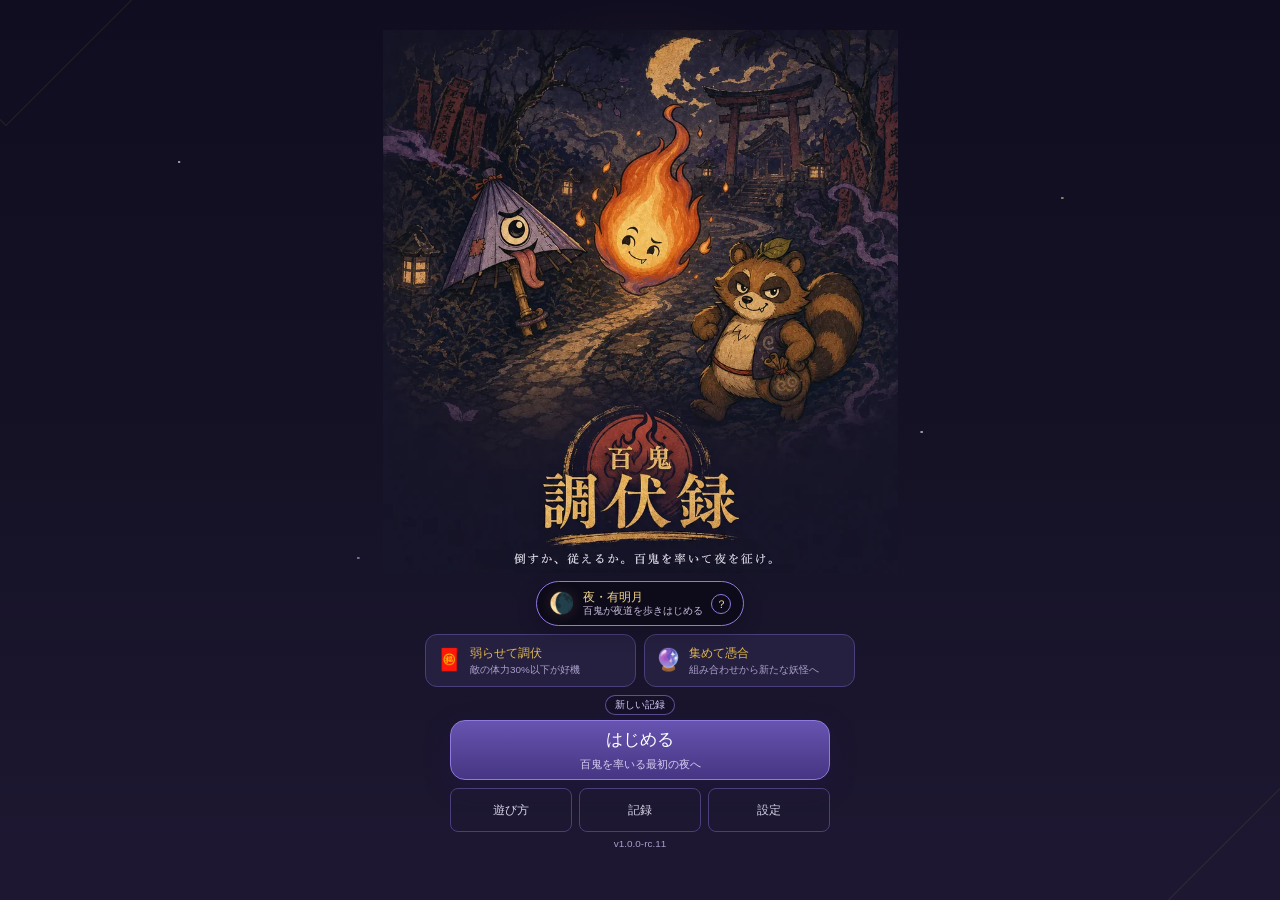
<file: index.html>
<!DOCTYPE html>
<html lang="ja">
<head>
<meta charset="utf-8">
<meta name="viewport" content="width=device-width, initial-scale=1, viewport-fit=cover">
<meta name="apple-mobile-web-app-capable" content="yes">
<meta name="mobile-web-app-capable" content="yes">
<meta name="apple-mobile-web-app-status-bar-style" content="black-translucent">
<meta name="apple-mobile-web-app-title" content="百鬼調伏録">
<meta name="theme-color" content="#151226">
<title>百鬼調伏録</title>
<link rel="manifest" href="manifest.webmanifest">
<link rel="apple-touch-icon" sizes="180x180" href="assets/icons/apple-touch-icon.png">
<link rel="icon" type="image/png" sizes="32x32" href="assets/icons/favicon-32.png">
<link rel="stylesheet" href="css/style.css">
</head>
<body>
<div id="app"></div>
<script src="js/version.js"></script>
<script src="js/time.js"></script>
<script src="js/data.js"></script>
<script src="js/art.js"></script>
<script src="js/achievements.js"></script>
<script src="js/progression.js"></script>
<script src="js/state.js"></script>
<script src="js/run.js"></script>
<script src="js/battle.js"></script>
<script src="js/main.js"></script>
<script src="js/pwa.js"></script>
</body>
</html>
</file>
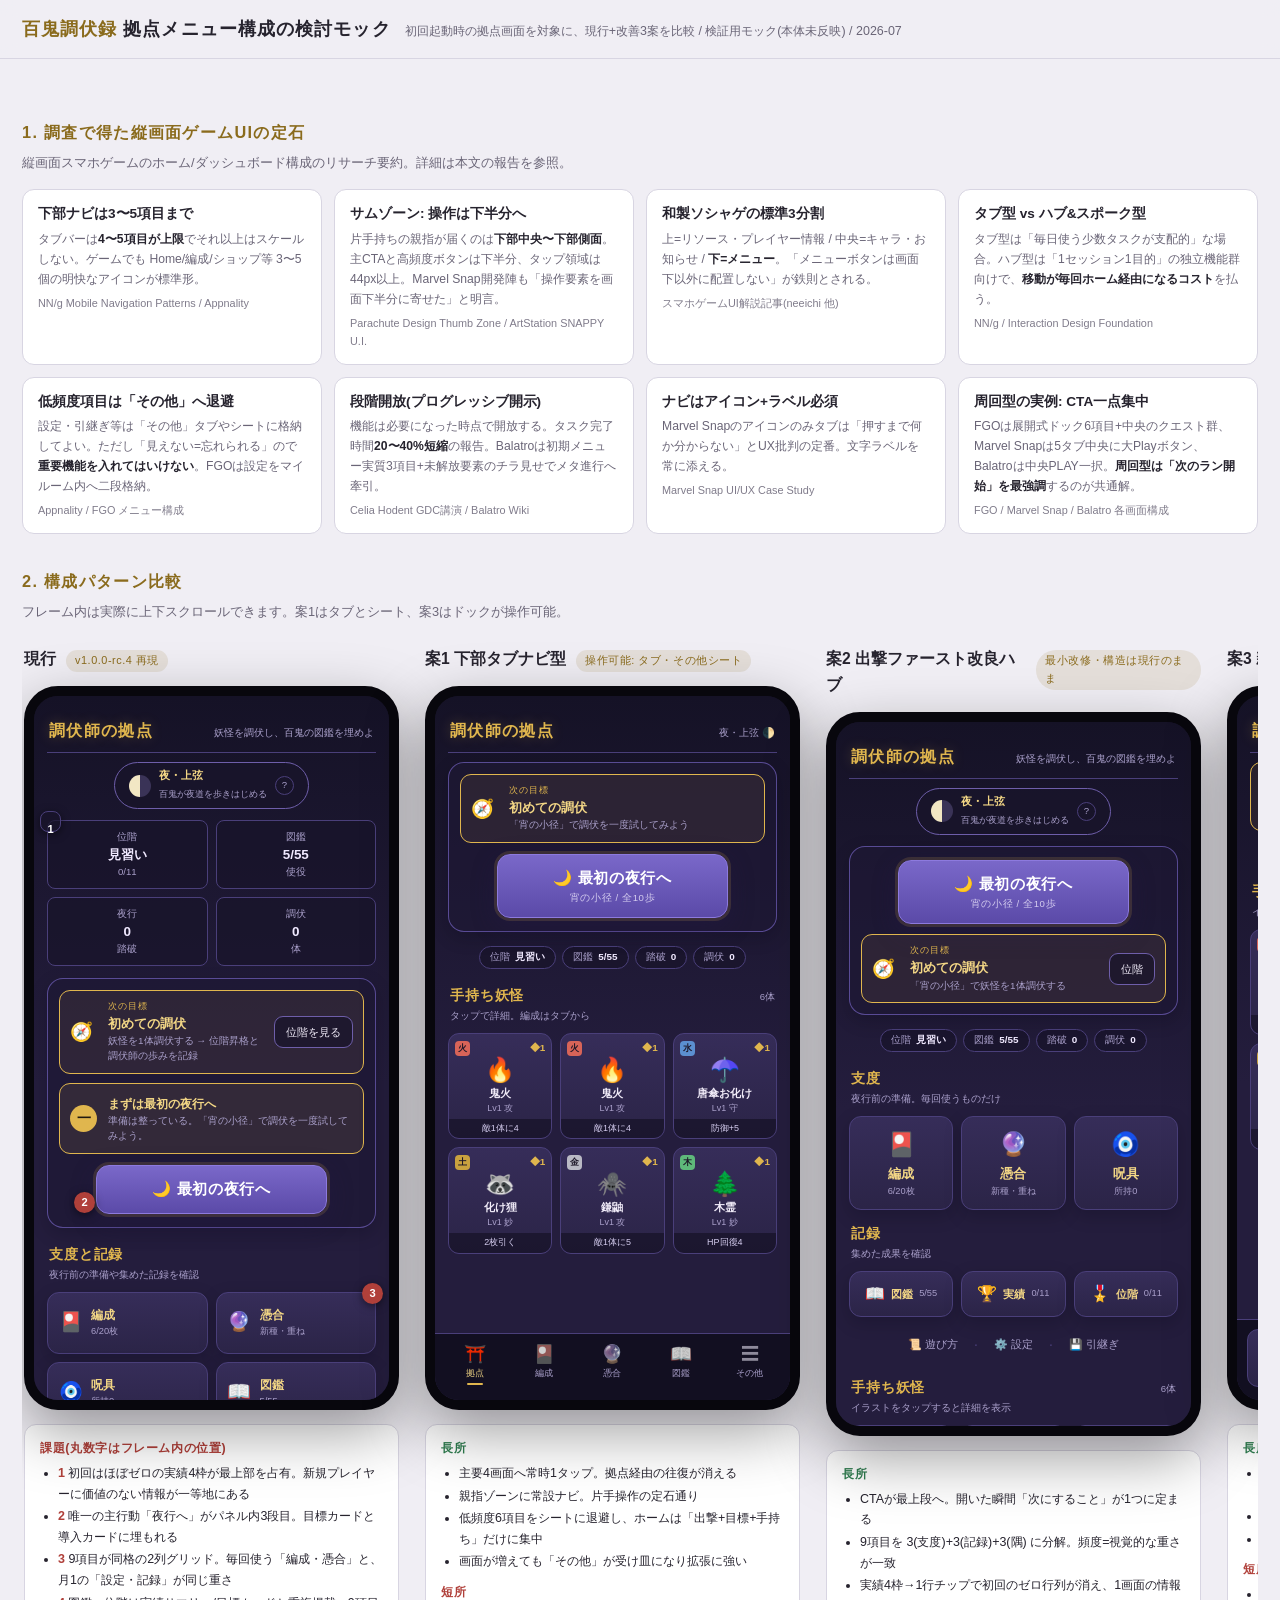
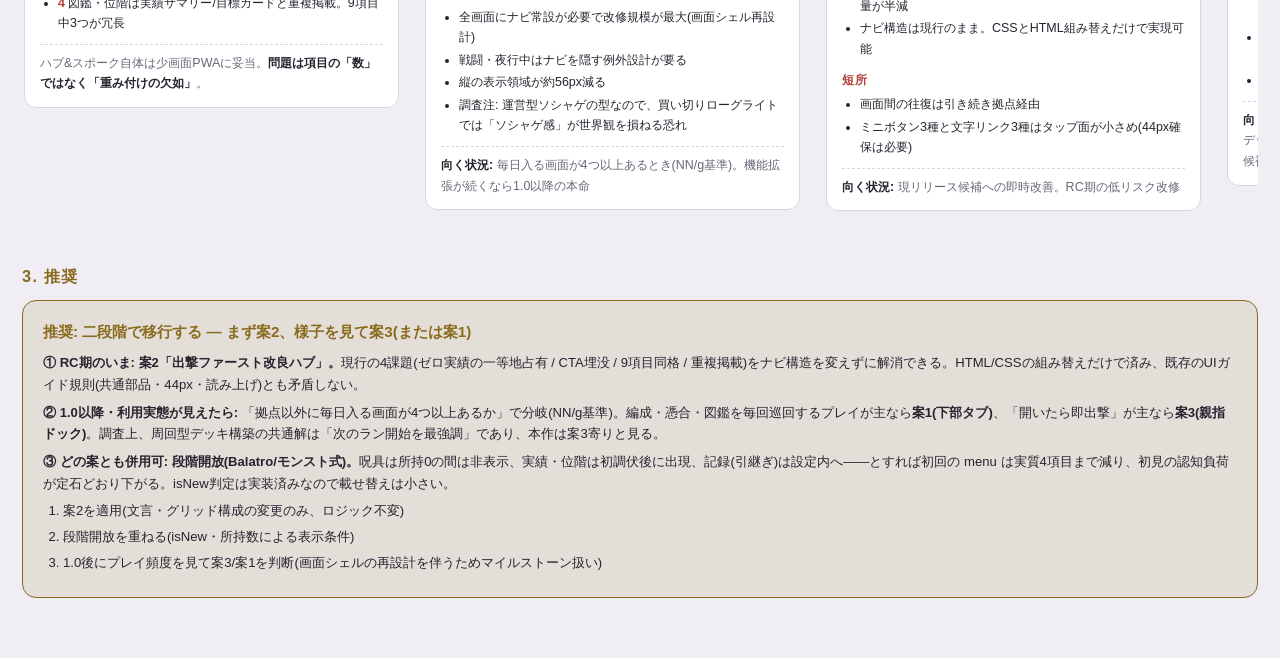
<file: docs/拠点メニュー構成モック.html>
<!doctype html>
<html lang="ja">
<head>
<meta charset="utf-8">
<meta name="viewport" content="width=device-width, initial-scale=1">
<title>拠点メニュー構成モック | 百鬼調伏録</title>
</head>
<body>
<style>
  :root {
    --pg-bg: #f0eef4;
    --pg-surface: #ffffff;
    --pg-surface2: #e9e6f0;
    --pg-text: #26232e;
    --pg-muted: #6a6577;
    --pg-line: #d8d5e2;
    --pg-accent: #8a6b1d;
    --pg-accent-soft: rgba(138, 107, 29, .12);
    --pg-bad: #b0403a;
    --pg-good: #2e7d4f;
  }
  @media (prefers-color-scheme: dark) {
    :root {
      --pg-bg: #141318;
      --pg-surface: #1d1b24;
      --pg-surface2: #262330;
      --pg-text: #eae7f0;
      --pg-muted: #9a94a8;
      --pg-line: #2e2b3a;
      --pg-accent: #e0b64e;
      --pg-accent-soft: rgba(224, 182, 78, .12);
      --pg-bad: #e2726c;
      --pg-good: #6cc490;
    }
  }
  :root[data-theme="light"] {
    --pg-bg: #f0eef4; --pg-surface: #ffffff; --pg-surface2: #e9e6f0; --pg-text: #26232e;
    --pg-muted: #6a6577; --pg-line: #d8d5e2; --pg-accent: #8a6b1d;
    --pg-accent-soft: rgba(138, 107, 29, .12); --pg-bad: #b0403a; --pg-good: #2e7d4f;
  }
  :root[data-theme="dark"] {
    --pg-bg: #141318; --pg-surface: #1d1b24; --pg-surface2: #262330; --pg-text: #eae7f0;
    --pg-muted: #9a94a8; --pg-line: #2e2b3a; --pg-accent: #e0b64e;
    --pg-accent-soft: rgba(224, 182, 78, .12); --pg-bad: #e2726c; --pg-good: #6cc490;
  }

  * { box-sizing: border-box; }
  body {
    margin: 0; background: var(--pg-bg); color: var(--pg-text);
    font-family: "Hiragino Sans", "Yu Gothic", "Noto Sans JP", sans-serif;
    font-size: 15px; line-height: 1.65;
  }
  .pg-serif { font-family: "Hiragino Mincho ProN", "Yu Mincho", "Noto Serif JP", serif; }

  .pg-header {
    position: sticky; top: 0; z-index: 50;
    display: flex; align-items: baseline; gap: 14px; flex-wrap: wrap;
    padding: 14px 22px; border-bottom: 1px solid var(--pg-line);
    background: color-mix(in srgb, var(--pg-bg) 88%, transparent);
    backdrop-filter: blur(8px);
  }
  .pg-header h1 { margin: 0; font-size: 1.15rem; letter-spacing: .06em; }
  .pg-header h1 em { font-style: normal; color: var(--pg-accent); }
  .pg-header p { margin: 0; color: var(--pg-muted); font-size: .78rem; }

  .pg-wrap { max-width: 1900px; margin: 0 auto; padding: 26px 22px 60px; }
  .pg-section-title { margin: 34px 0 6px; font-size: 1.02rem; letter-spacing: .08em; color: var(--pg-accent); }
  .pg-section-sub { margin: 0 0 16px; color: var(--pg-muted); font-size: .8rem; }

  /* 定石カード */
  .pg-notes { display: grid; grid-template-columns: repeat(auto-fit, minmax(250px, 1fr)); gap: 12px; }
  .pg-note {
    padding: 13px 15px; border: 1px solid var(--pg-line); border-radius: 12px;
    background: var(--pg-surface);
  }
  .pg-note strong { display: block; font-size: .85rem; margin-bottom: 3px; }
  .pg-note p { margin: 0; font-size: .76rem; color: var(--pg-muted); }
  .pg-note p b { color: var(--pg-text); font-weight: 600; }
  .pg-note .pg-src { display: block; margin-top: 6px; font-size: .68rem; color: var(--pg-muted); opacity: .85; }

  /* フレーム比較列 */
  .pg-gallery { overflow-x: auto; padding: 8px 2px 18px; }
  .pg-row { display: flex; gap: 26px; align-items: flex-start; width: max-content; }
  .pg-col { width: 375px; flex: none; display: flex; flex-direction: column; gap: 14px; }
  .pg-col-label { display: flex; align-items: baseline; gap: 10px; }
  .pg-col-label h3 { margin: 0; font-size: .98rem; }
  .pg-col-label span {
    font-size: .68rem; padding: 2px 9px; border-radius: 99px;
    background: var(--pg-accent-soft); color: var(--pg-accent); letter-spacing: .05em;
  }
  .pg-verdict {
    padding: 13px 15px; border: 1px solid var(--pg-line); border-radius: 12px;
    background: var(--pg-surface); font-size: .78rem;
  }
  .pg-verdict h4 { margin: 0 0 4px; font-size: .78rem; letter-spacing: .05em; }
  .pg-verdict ul { margin: 4px 0 10px; padding-left: 18px; }
  .pg-verdict li { margin: 2px 0; }
  .pg-verdict .good h4 { color: var(--pg-good); }
  .pg-verdict .bad h4 { color: var(--pg-bad); }
  .pg-verdict p.fit { margin: 0; padding-top: 8px; border-top: 1px dashed var(--pg-line); color: var(--pg-muted); }
  .pg-verdict p.fit b { color: var(--pg-text); }

  /* 課題注記(現行フレーム用) */
  .pg-issue { position: absolute; z-index: 5; display: grid; place-items: center; width: 21px; height: 21px; border-radius: 50%; background: var(--pg-bad); color: #fff; font-size: .7rem; font-weight: 700; box-shadow: 0 2px 8px rgba(0,0,0,.5); }
  .pg-verdict li.issue-key b { color: var(--pg-bad); }

  /* おすすめ */
  .pg-final {
    margin-top: 10px; padding: 18px 20px; border: 1px solid var(--pg-accent);
    border-radius: 14px; background: var(--pg-accent-soft);
  }
  .pg-final h3 { margin: 0 0 8px; font-size: .95rem; color: var(--pg-accent); }
  .pg-final p { margin: 6px 0; font-size: .82rem; }
  .pg-final ol { margin: 6px 0; padding-left: 20px; font-size: .82rem; }
  .pg-final li { margin: 4px 0; }

  /* ============ スマホフレーム(ゲーム再現・ダーク固定) ============ */
  .phone {
    position: relative; width: 375px; height: 724px; flex: none;
    border: 10px solid #08070d; border-radius: 34px; overflow: hidden;
    background: #151226; box-shadow: 0 22px 60px rgba(0, 0, 0, .38);
  }
  .ph-screen {
    height: 100%; overflow-y: auto; overscroll-behavior: contain;
    background: linear-gradient(180deg, #151226, #241d3d 55%, #241d3d);
    color: #f0ebf8; font-size: 14px; line-height: 1.5;
  }
  .ph-screen::-webkit-scrollbar { width: 0; }
  .ph-pad { padding: 14px 13px 20px; }

  /* ゲーム部品 */
  .g-hero { display: flex; align-items: baseline; justify-content: space-between; gap: 10px; padding: 8px 2px 9px; margin-bottom: 9px; border-bottom: 1px solid #4a3f7a; }
  .g-hero h2 { margin: 0; color: #e0b64e; font-size: 1.02rem; letter-spacing: .08em; text-shadow: 0 0 14px rgba(224,182,78,.24); font-weight: 700; }
  .g-hero span { color: #aaa0cb; font-size: .64rem; text-align: right; }

  .g-time { display: flex; align-items: center; justify-content: center; gap: 8px; width: fit-content; margin: 0 auto 11px; padding: 5px 14px; border: 1px solid #6e5eaa; border-radius: 99px; background: rgba(24,20,42,.72); }
  .g-time .moon { display: grid; place-items: center; width: 22px; height: 22px; border-radius: 50%; background: linear-gradient(90deg, #f2e7c4 50%, #3a3357 50%); font-size: .6rem; }
  .g-time div strong { display: block; color: #f2d685; font-size: .7rem; line-height: 1.3; }
  .g-time div small { color: #aaa0cb; font-size: .58rem; }
  .g-time .q { display: grid; place-items: center; width: 19px; height: 19px; border: 1px solid #4a3f7a; border-radius: 50%; color: #aaa0cb; font-size: .6rem; }

  .g-stats4 { display: grid; grid-template-columns: 1fr 1fr; gap: 8px; margin-bottom: 12px; }
  .g-stats4 span { display: flex; flex-direction: column; align-items: center; padding: 9px 6px; border: 1px solid #4a3f7a; border-radius: 8px; background: rgba(24,20,42,.72); }
  .g-stats4 small, .g-stats4 b { color: #aaa0cb; font-size: .6rem; font-weight: normal; }
  .g-stats4 strong { color: #f0e9ff; font-size: .84rem; font-variant-numeric: tabular-nums; }

  .g-statline { display: flex; gap: 6px; flex-wrap: wrap; justify-content: center; margin-bottom: 12px; }
  .g-statline span { display: inline-flex; align-items: center; gap: 5px; padding: 3px 10px; border: 1px solid #4a3f7a; border-radius: 99px; background: rgba(24,20,42,.72); color: #aaa0cb; font-size: .62rem; }
  .g-statline b { color: #f0e9ff; font-weight: 600; font-variant-numeric: tabular-nums; }

  .g-panel { position: relative; margin-bottom: 14px; padding: 11px; border: 1px solid rgba(122,104,201,.65); border-radius: 16px; background: rgba(31,25,54,.7); box-shadow: 0 6px 18px rgba(7,5,15,.2); }

  .g-goal { display: grid; grid-template-columns: 30px minmax(0,1fr) auto; gap: 8px; align-items: center; padding: 9px 10px; border: 1px solid #e0b64e; border-radius: 11px; background: rgba(224,182,78,.08); }
  .g-goal .ico { font-size: 1.15rem; }
  .g-goal small { display: block; color: #e0b64e; font-size: .58rem; letter-spacing: .1em; }
  .g-goal strong { display: block; color: #f2d685; font-size: .8rem; }
  .g-goal p { margin: 1px 0 0; color: #aaa0cb; font-size: .62rem; }
  .g-goal .g-minor { align-self: center; }

  .g-callout { display: grid; grid-template-columns: 30px minmax(0,1fr); gap: 8px; align-items: center; margin-top: 9px; padding: 9px 10px; border: 1px solid #e0b64e; border-radius: 11px; background: rgba(224,182,78,.1); }
  .g-callout .one { display: grid; place-items: center; width: 27px; height: 27px; border-radius: 50%; background: #e0b64e; color: #201a10; font-family: "Hiragino Mincho ProN","Yu Mincho",serif; font-weight: 700; }
  .g-callout strong { color: #f2d685; font-size: .76rem; }
  .g-callout p { margin: 0; color: #aaa0cb; font-size: .62rem; }

  .g-cta { display: block; width: 76%; margin: 11px auto 2px; padding: 12px 10px; border: 1px solid #8d7ade; border-radius: 13px; background: linear-gradient(180deg, #7a68c9, #5b4aa8); color: #fff; font: inherit; font-size: .95rem; font-weight: 700; letter-spacing: .04em; cursor: pointer; box-shadow: 0 0 0 3px rgba(224,182,78,.15), 0 8px 24px rgba(35,24,72,.45); }
  .g-cta:active { transform: scale(.98); }
  .g-cta small { display: block; margin-top: 1px; color: #d5cdef; font-size: .6rem; font-weight: normal; }

  .g-sec { display: flex; align-items: baseline; justify-content: space-between; margin: 16px 2px 3px; }
  .g-sec strong { color: #e0b64e; font-size: .88rem; letter-spacing: .06em; }
  .g-sec small { color: #aaa0cb; font-size: .6rem; }
  .g-sec-sub { margin: 0 2px 9px; color: #aaa0cb; font-size: .62rem; }

  .g-menu { display: grid; grid-template-columns: 1fr 1fr; gap: 8px; }
  .g-menu button, .g-big3 button, .g-mini3 button {
    appearance: none; cursor: pointer; font: inherit; color: #f0ebf8; text-align: left;
    border: 1px solid #4a3f7a; border-radius: 12px;
    background: linear-gradient(180deg, #362d59, #2b2447); box-shadow: 0 6px 18px rgba(7,5,15,.2);
  }
  .g-menu button { min-height: 62px; padding: 8px 9px; display: grid; grid-template-columns: 27px minmax(0,1fr); grid-template-rows: auto auto; align-items: center; column-gap: 7px; }
  .g-menu button > span { grid-row: 1/3; font-size: 1.2rem; text-align: center; }
  .g-menu button strong { align-self: end; color: #f2d685; font-size: .74rem; }
  .g-menu button small { align-self: start; color: #aaa0cb; font-size: .58rem; white-space: nowrap; overflow: hidden; text-overflow: ellipsis; }
  .g-menu button:active { transform: scale(.98); }

  .g-big3 { display: grid; grid-template-columns: repeat(3, 1fr); gap: 8px; }
  .g-big3 button { min-height: 84px; padding: 10px 6px; display: flex; flex-direction: column; align-items: center; justify-content: center; gap: 2px; }
  .g-big3 button > span { font-size: 1.45rem; }
  .g-big3 button strong { color: #f2d685; font-size: .8rem; }
  .g-big3 button small { color: #aaa0cb; font-size: .58rem; }
  .g-big3 button:active { transform: scale(.98); }

  .g-mini3 { display: grid; grid-template-columns: repeat(3, 1fr); gap: 8px; }
  .g-mini3 button { min-height: 46px; padding: 6px 8px; display: flex; align-items: center; justify-content: center; gap: 6px; }
  .g-mini3 button > span { font-size: 1rem; }
  .g-mini3 button strong { color: #f2d685; font-size: .7rem; font-weight: 600; }
  .g-mini3 button small { color: #aaa0cb; font-size: .58rem; }
  .g-mini3 button:active { transform: scale(.98); }

  .g-utils { display: flex; justify-content: center; gap: 4px; margin-top: 10px; }
  .g-utils button { appearance: none; cursor: pointer; font: inherit; padding: 7px 12px; min-height: 34px; color: #aaa0cb; font-size: .68rem; background: none; border: none; border-radius: 8px; }
  .g-utils button:active { color: #f0ebf8; }
  .g-utils span { color: #4a3f7a; align-self: center; }

  .g-roster { display: grid; grid-template-columns: repeat(3, 1fr); gap: 8px; }
  .g-unit { padding: 7px 6px 0; border: 1px solid #4a3f7a; border-radius: 11px; background: linear-gradient(180deg, #362d59, #2b2447); text-align: center; overflow: hidden; }
  .g-unit .top { display: flex; align-items: center; justify-content: space-between; gap: 3px; }
  .g-unit .art { font-size: 1.5rem; line-height: 1.2; }
  .g-unit .cost { color: #e0b64e; font-size: .62rem; font-weight: 700; }
  .g-unit .name { margin-top: 1px; color: #f0ebf8; font-size: .66rem; font-weight: 600; white-space: nowrap; overflow: hidden; text-overflow: ellipsis; }
  .g-unit .lv { color: #aaa0cb; font-size: .56rem; }
  .g-unit .fx { margin: 4px -6px 0; padding: 3px 4px; background: rgba(15,12,28,.55); color: #d5cdef; font-size: .56rem; white-space: nowrap; overflow: hidden; text-overflow: ellipsis; }
  .g-elem { display: inline-grid; place-items: center; width: 15px; height: 15px; border-radius: 4px; font-size: .56rem; font-weight: 700; color: #1d1728; }
  .e-fire { background: #d86458; } .e-water { background: #5b8fd0; } .e-earth { background: #c9a23f; }
  .e-metal { background: #b9b9c4; } .e-wood { background: #5eb87a; }

  .g-minor { appearance: none; cursor: pointer; font: inherit; padding: 7px 11px; color: #f0ebf8; font-size: .68rem; border: 1px solid #6e5eaa; border-radius: 9px; background: rgba(24,20,42,.72); }
  .g-minor:active { transform: scale(.97); }

  /* 下部タブバー(案1) */
  .g-navbar { position: absolute; left: 0; right: 0; bottom: 0; z-index: 10; display: grid; grid-template-columns: repeat(5, 1fr); padding: 5px 6px calc(7px + 4px); border-top: 1px solid #4a3f7a; background: rgba(18,15,33,.97); }
  .g-navbar button { appearance: none; cursor: pointer; font: inherit; display: flex; flex-direction: column; align-items: center; gap: 1px; min-height: 46px; padding: 4px 2px; color: #aaa0cb; background: none; border: none; border-radius: 9px; font-size: .58rem; }
  .g-navbar button .nico { font-size: 1.12rem; line-height: 1.25; filter: grayscale(.55) brightness(.85); }
  .g-navbar button.on { color: #f2d685; }
  .g-navbar button.on .nico { filter: none; }
  .g-navbar button.on::after { content: ""; width: 16px; height: 2px; margin-top: 1px; border-radius: 2px; background: #e0b64e; }
  .g-navbar button:active { transform: scale(.95); }

  /* タブ切替ペイン */
  .g-pane { display: none; }
  .g-pane.on { display: block; }
  .g-ghost { margin-bottom: 8px; padding: 12px; border: 1px dashed #4a3f7a; border-radius: 12px; color: #aaa0cb; font-size: .68rem; text-align: center; }
  .g-ghost b { display: block; color: #f2d685; font-size: .8rem; margin-bottom: 2px; }

  /* ボトムシート(案1・案3) */
  .g-sheet-veil { position: absolute; inset: 0; z-index: 20; display: none; background: rgba(8,6,16,.6); }
  .g-sheet-veil.on { display: block; }
  .g-sheet { position: absolute; left: 0; right: 0; bottom: 0; z-index: 21; display: none; padding: 13px 13px 18px; border: 1px solid #6e5eaa; border-bottom: none; border-radius: 18px 18px 0 0; background: #241d3d; box-shadow: 0 -14px 50px rgba(0,0,0,.55); }
  .g-sheet.on { display: block; }
  .g-sheet .grab { width: 38px; height: 4px; margin: 0 auto 10px; border-radius: 3px; background: #4a3f7a; }
  .g-sheet h4 { margin: 0 0 9px; color: #e0b64e; font-size: .8rem; letter-spacing: .06em; }
  .g-sheet .close { position: absolute; top: 9px; right: 11px; appearance: none; cursor: pointer; font: inherit; width: 27px; height: 27px; color: #aaa0cb; background: none; border: 1px solid #4a3f7a; border-radius: 50%; }

  /* 親指ドック(案3) */
  .g-dock { position: absolute; left: 0; right: 0; bottom: 0; z-index: 10; display: grid; grid-template-columns: 1fr auto 1fr; gap: 8px; align-items: center; padding: 9px 10px 13px; border-top: 1px solid #4a3f7a; background: rgba(18,15,33,.97); }
  .g-dock .side { appearance: none; cursor: pointer; font: inherit; display: flex; flex-direction: column; align-items: center; gap: 0; min-height: 48px; padding: 5px 2px; color: #f0ebf8; border: 1px solid #4a3f7a; border-radius: 11px; background: linear-gradient(180deg, #362d59, #2b2447); font-size: .6rem; }
  .g-dock .side .nico { font-size: 1.1rem; }
  .g-dock .side strong { color: #f2d685; font-size: .64rem; }
  .g-dock .go { appearance: none; cursor: pointer; font: inherit; min-width: 148px; min-height: 54px; padding: 8px 16px; color: #fff; font-weight: 700; font-size: .92rem; border: 1px solid #8d7ade; border-radius: 15px; background: linear-gradient(180deg, #7a68c9, #5b4aa8); box-shadow: 0 0 0 3px rgba(224,182,78,.15), 0 8px 24px rgba(35,24,72,.45); }
  .g-dock .go small { display: block; color: #d5cdef; font-size: .58rem; font-weight: normal; }
  .g-dock button:active { transform: scale(.97); }

  @media (prefers-reduced-motion: reduce) {
    * { transition: none !important; animation: none !important; }
  }
</style>

<header class="pg-header">
  <h1 class="pg-serif"><em>百鬼調伏録</em> 拠点メニュー構成の検討モック</h1>
  <p>初回起動時の拠点画面を対象に、現行+改善3案を比較 / 検証用モック(本体未反映) / 2026-07</p>
</header>

<div class="pg-wrap">

  <h2 class="pg-section-title">1. 調査で得た縦画面ゲームUIの定石</h2>
  <p class="pg-section-sub">縦画面スマホゲームのホーム/ダッシュボード構成のリサーチ要約。詳細は本文の報告を参照。</p>
  <div class="pg-notes" id="pg-notes">
    <div class="pg-note"><strong>下部ナビは3〜5項目まで</strong><p>タブバーは<b>4〜5項目が上限</b>でそれ以上はスケールしない。ゲームでも Home/編成/ショップ等 3〜5個の明快なアイコンが標準形。</p><span class="pg-src">NN/g Mobile Navigation Patterns / Appnality</span></div>
    <div class="pg-note"><strong>サムゾーン: 操作は下半分へ</strong><p>片手持ちの親指が届くのは<b>下部中央〜下部側面</b>。主CTAと高頻度ボタンは下半分、タップ領域は44px以上。Marvel Snap開発陣も「操作要素を画面下半分に寄せた」と明言。</p><span class="pg-src">Parachute Design Thumb Zone / ArtStation SNAPPY U.I.</span></div>
    <div class="pg-note"><strong>和製ソシャゲの標準3分割</strong><p>上=リソース・プレイヤー情報 / 中央=キャラ・お知らせ / <b>下=メニュー</b>。「メニューボタンは画面下以外に配置しない」が鉄則とされる。</p><span class="pg-src">スマホゲームUI解説記事(neeichi 他)</span></div>
    <div class="pg-note"><strong>タブ型 vs ハブ&スポーク型</strong><p>タブ型は「毎日使う少数タスクが支配的」な場合。ハブ型は「1セッション1目的」の独立機能群向けで、<b>移動が毎回ホーム経由になるコスト</b>を払う。</p><span class="pg-src">NN/g / Interaction Design Foundation</span></div>
    <div class="pg-note"><strong>低頻度項目は「その他」へ退避</strong><p>設定・引継ぎ等は「その他」タブやシートに格納してよい。ただし「見えない=忘れられる」ので<b>重要機能を入れてはいけない</b>。FGOは設定をマイルーム内へ二段格納。</p><span class="pg-src">Appnality / FGO メニュー構成</span></div>
    <div class="pg-note"><strong>段階開放(プログレッシブ開示)</strong><p>機能は必要になった時点で開放する。タスク完了時間<b>20〜40%短縮</b>の報告。Balatroは初期メニュー実質3項目+未解放要素のチラ見せでメタ進行へ牽引。</p><span class="pg-src">Celia Hodent GDC講演 / Balatro Wiki</span></div>
    <div class="pg-note"><strong>ナビはアイコン+ラベル必須</strong><p>Marvel Snapのアイコンのみタブは「押すまで何か分からない」とUX批判の定番。文字ラベルを常に添える。</p><span class="pg-src">Marvel Snap UI/UX Case Study</span></div>
    <div class="pg-note"><strong>周回型の実例: CTA一点集中</strong><p>FGOは展開式ドック6項目+中央のクエスト群、Marvel Snapは5タブ中央に大Playボタン、Balatroは中央PLAY一択。<b>周回型は「次のラン開始」を最強調</b>するのが共通解。</p><span class="pg-src">FGO / Marvel Snap / Balatro 各画面構成</span></div>
  </div>

  <h2 class="pg-section-title">2. 構成パターン比較</h2>
  <p class="pg-section-sub">フレーム内は実際に上下スクロールできます。案1はタブとシート、案3はドックが操作可能。</p>

  <div class="pg-gallery"><div class="pg-row">

    <!-- ============ 現行 ============ -->
    <div class="pg-col">
      <div class="pg-col-label"><h3>現行</h3><span>v1.0.0-rc.4 再現</span></div>
      <div class="phone"><div class="ph-screen"><div class="ph-pad">
        <div class="g-hero"><h2>調伏師の拠点</h2><span>妖怪を調伏し、百鬼の図鑑を埋めよ</span></div>
        <div class="g-time"><span class="moon"></span><div><strong>夜・上弦</strong><small>百鬼が夜道を歩きはじめる</small></div><span class="q">?</span></div>
        <div class="g-stats4" style="position:relative;">
          <span class="pg-issue" style="top:-9px; left:-7px;">1</span>
          <span><small>位階</small><strong>見習い</strong><b>0/11</b></span>
          <span><small>図鑑</small><strong>5/55</strong><b>使役</b></span>
          <span><small>夜行</small><strong>0</strong><b>踏破</b></span>
          <span><small>調伏</small><strong>0</strong><b>体</b></span>
        </div>
        <div class="g-panel">
          <span class="pg-issue" style="bottom:14px; left:26px;">2</span>
          <div class="g-goal"><span class="ico">🧭</span><div><small>次の目標</small><strong>初めての調伏</strong><p>妖怪を1体調伏する → 位階昇格と調伏師の歩みを記録</p></div><button class="g-minor" type="button">位階を見る</button></div>
          <div class="g-callout"><span class="one">一</span><div><strong>まずは最初の夜行へ</strong><p>準備は整っている。「宵の小径」で調伏を一度試してみよう。</p></div></div>
          <button class="g-cta" type="button">🌙 最初の夜行へ</button>
        </div>
        <div class="g-sec"><strong>支度と記録</strong></div>
        <p class="g-sec-sub">夜行前の準備や集めた記録を確認</p>
        <nav class="g-menu" style="position:relative;">
          <span class="pg-issue" style="top:-9px; right:-7px;">3</span>
          <span class="pg-issue" style="top:117px; right:-7px;">4</span>
          <button type="button"><span>🎴</span><strong>編成</strong><small>6/20枚</small></button>
          <button type="button"><span>🔮</span><strong>憑合</strong><small>新種・重ね</small></button>
          <button type="button"><span>🧿</span><strong>呪具</strong><small>所持0</small></button>
          <button type="button"><span>📖</span><strong>図鑑</strong><small>5/55</small></button>
          <button type="button"><span>🏆</span><strong>実績</strong><small>0/11</small></button>
          <button type="button"><span>🎖️</span><strong>位階</strong><small>0/11</small></button>
          <button type="button"><span>📜</span><strong>遊び方</strong><small>手引き</small></button>
          <button type="button"><span>⚙️</span><strong>設定</strong><small>演出</small></button>
          <button type="button"><span>💾</span><strong>記録</strong><small>引継ぎ</small></button>
        </nav>
        <div class="g-sec"><strong>手持ち妖怪</strong><small>6体</small></div>
        <p class="g-sec-sub">イラストをタップすると詳細を表示</p>
        <div class="g-roster">
          <div class="g-unit"><div class="top"><span class="g-elem e-fire">火</span><span class="cost">◆1</span></div><div class="art">🔥</div><div class="name">鬼火</div><div class="lv">Lv1 攻</div><div class="fx">敵1体に4</div></div>
          <div class="g-unit"><div class="top"><span class="g-elem e-fire">火</span><span class="cost">◆1</span></div><div class="art">🔥</div><div class="name">鬼火</div><div class="lv">Lv1 攻</div><div class="fx">敵1体に4</div></div>
          <div class="g-unit"><div class="top"><span class="g-elem e-water">水</span><span class="cost">◆1</span></div><div class="art">☂️</div><div class="name">唐傘お化け</div><div class="lv">Lv1 守</div><div class="fx">防御+5</div></div>
          <div class="g-unit"><div class="top"><span class="g-elem e-earth">土</span><span class="cost">◆1</span></div><div class="art">🦝</div><div class="name">化け狸</div><div class="lv">Lv1 妙</div><div class="fx">2枚引く</div></div>
          <div class="g-unit"><div class="top"><span class="g-elem e-metal">金</span><span class="cost">◆1</span></div><div class="art">🕷️</div><div class="name">鎌鼬</div><div class="lv">Lv1 攻</div><div class="fx">敵1体に5</div></div>
          <div class="g-unit"><div class="top"><span class="g-elem e-wood">木</span><span class="cost">◆1</span></div><div class="art">🌲</div><div class="name">木霊</div><div class="lv">Lv1 妙</div><div class="fx">HP回復4</div></div>
        </div>
      </div></div></div>
      <div class="pg-verdict">
        <div class="bad"><h4>課題(丸数字はフレーム内の位置)</h4>
          <ul>
            <li class="issue-key"><b>1</b> 初回はほぼゼロの実績4枠が最上部を占有。新規プレイヤーに価値のない情報が一等地にある</li>
            <li class="issue-key"><b>2</b> 唯一の主行動「夜行へ」がパネル内3段目。目標カードと導入カードに埋もれる</li>
            <li class="issue-key"><b>3</b> 9項目が同格の2列グリッド。毎回使う「編成・憑合」と、月1の「設定・記録」が同じ重さ</li>
            <li class="issue-key"><b>4</b> 図鑑・位階は実績サマリー/目標カードと重複掲載。9項目中3つが冗長</li>
          </ul>
        </div>
        <p class="fit">ハブ&スポーク自体は少画面PWAに妥当。<b>問題は項目の「数」ではなく「重み付けの欠如」</b>。</p>
      </div>
    </div>

    <!-- ============ 案1: 下部タブナビ ============ -->
    <div class="pg-col">
      <div class="pg-col-label"><h3>案1 下部タブナビ型</h3><span>操作可能: タブ・その他シート</span></div>
      <div class="phone" id="f1">
        <div class="ph-screen" style="padding-bottom:64px;">
          <div class="g-pane on" data-pane="home"><div class="ph-pad">
            <div class="g-hero"><h2>調伏師の拠点</h2><span>夜・上弦 🌓</span></div>
            <div class="g-panel">
              <div class="g-goal"><span class="ico">🧭</span><div><small>次の目標</small><strong>初めての調伏</strong><p>「宵の小径」で調伏を一度試してみよう</p></div></div>
              <button class="g-cta" type="button">🌙 最初の夜行へ<small>宵の小径 / 全10歩</small></button>
            </div>
            <div class="g-statline">
              <span>位階 <b>見習い</b></span><span>図鑑 <b>5/55</b></span><span>踏破 <b>0</b></span><span>調伏 <b>0</b></span>
            </div>
            <div class="g-sec"><strong>手持ち妖怪</strong><small>6体</small></div>
            <p class="g-sec-sub">タップで詳細。編成はタブから</p>
            <div class="g-roster">
              <div class="g-unit"><div class="top"><span class="g-elem e-fire">火</span><span class="cost">◆1</span></div><div class="art">🔥</div><div class="name">鬼火</div><div class="lv">Lv1 攻</div><div class="fx">敵1体に4</div></div>
              <div class="g-unit"><div class="top"><span class="g-elem e-fire">火</span><span class="cost">◆1</span></div><div class="art">🔥</div><div class="name">鬼火</div><div class="lv">Lv1 攻</div><div class="fx">敵1体に4</div></div>
              <div class="g-unit"><div class="top"><span class="g-elem e-water">水</span><span class="cost">◆1</span></div><div class="art">☂️</div><div class="name">唐傘お化け</div><div class="lv">Lv1 守</div><div class="fx">防御+5</div></div>
              <div class="g-unit"><div class="top"><span class="g-elem e-earth">土</span><span class="cost">◆1</span></div><div class="art">🦝</div><div class="name">化け狸</div><div class="lv">Lv1 妙</div><div class="fx">2枚引く</div></div>
              <div class="g-unit"><div class="top"><span class="g-elem e-metal">金</span><span class="cost">◆1</span></div><div class="art">🕷️</div><div class="name">鎌鼬</div><div class="lv">Lv1 攻</div><div class="fx">敵1体に5</div></div>
              <div class="g-unit"><div class="top"><span class="g-elem e-wood">木</span><span class="cost">◆1</span></div><div class="art">🌲</div><div class="name">木霊</div><div class="lv">Lv1 妙</div><div class="fx">HP回復4</div></div>
            </div>
          </div></div>
          <div class="g-pane" data-pane="deck"><div class="ph-pad">
            <div class="g-hero"><h2>編成</h2><span>出撃デッキ 6/20枚</span></div>
            <div class="g-ghost"><b>編成画面(遷移イメージ)</b>現行の編成画面がタブ配下に入る。呪具の装備もここへ統合</div>
          </div></div>
          <div class="g-pane" data-pane="fusion"><div class="ph-pad">
            <div class="g-hero"><h2>憑合</h2><span>新種・重ね</span></div>
            <div class="g-ghost"><b>憑合画面(遷移イメージ)</b>現行の憑合画面がタブ配下に入る</div>
          </div></div>
          <div class="g-pane" data-pane="dex"><div class="ph-pad">
            <div class="g-hero"><h2>図鑑</h2><span>使役 5/55</span></div>
            <div class="g-ghost"><b>図鑑画面(遷移イメージ)</b>図鑑・実績・位階を「集める」系としてタブ内サブ切替に統合する案も</div>
          </div></div>
        </div>
        <div class="g-sheet-veil" data-close="1"></div>
        <div class="g-sheet">
          <button class="close" type="button" data-close="1">×</button>
          <div class="grab"></div>
          <h4>その他</h4>
          <div class="g-menu">
            <button type="button"><span>🧿</span><strong>呪具</strong><small>所持0</small></button>
            <button type="button"><span>🏆</span><strong>実績</strong><small>0/11</small></button>
            <button type="button"><span>🎖️</span><strong>位階</strong><small>0/11</small></button>
            <button type="button"><span>💾</span><strong>記録</strong><small>引継ぎ・保存</small></button>
            <button type="button"><span>📜</span><strong>遊び方</strong><small>手引き</small></button>
            <button type="button"><span>⚙️</span><strong>設定</strong><small>演出</small></button>
          </div>
        </div>
        <nav class="g-navbar">
          <button type="button" class="on" data-tab="home"><span class="nico">⛩️</span>拠点</button>
          <button type="button" data-tab="deck"><span class="nico">🎴</span>編成</button>
          <button type="button" data-tab="fusion"><span class="nico">🔮</span>憑合</button>
          <button type="button" data-tab="dex"><span class="nico">📖</span>図鑑</button>
          <button type="button" data-tab="__more"><span class="nico">☰</span>その他</button>
        </nav>
      </div>
      <div class="pg-verdict">
        <div class="good"><h4>長所</h4><ul>
          <li>主要4画面へ常時1タップ。拠点経由の往復が消える</li>
          <li>親指ゾーンに常設ナビ。片手操作の定石通り</li>
          <li>低頻度6項目をシートに退避し、ホームは「出撃+目標+手持ち」だけに集中</li>
          <li>画面が増えても「その他」が受け皿になり拡張に強い</li>
        </ul></div>
        <div class="bad"><h4>短所</h4><ul>
          <li>全画面にナビ常設が必要で改修規模が最大(画面シェル再設計)</li>
          <li>戦闘・夜行中はナビを隠す例外設計が要る</li>
          <li>縦の表示領域が約56px減る</li>
          <li>調査注: 運営型ソシャゲの型なので、買い切りローグライトでは「ソシャゲ感」が世界観を損ねる恐れ</li>
        </ul></div>
        <p class="fit"><b>向く状況:</b> 毎日入る画面が4つ以上あるとき(NN/g基準)。機能拡張が続くなら1.0以降の本命</p>
      </div>
    </div>

    <!-- ============ 案2: 出撃ファースト改良ハブ ============ -->
    <div class="pg-col">
      <div class="pg-col-label"><h3>案2 出撃ファースト改良ハブ</h3><span>最小改修・構造は現行のまま</span></div>
      <div class="phone"><div class="ph-screen"><div class="ph-pad">
        <div class="g-hero"><h2>調伏師の拠点</h2><span>妖怪を調伏し、百鬼の図鑑を埋めよ</span></div>
        <div class="g-time"><span class="moon"></span><div><strong>夜・上弦</strong><small>百鬼が夜道を歩きはじめる</small></div><span class="q">?</span></div>
        <div class="g-panel">
          <button class="g-cta" type="button" style="margin-top:2px;">🌙 最初の夜行へ<small>宵の小径 / 全10歩</small></button>
          <div class="g-goal" style="margin-top:10px;"><span class="ico">🧭</span><div><small>次の目標</small><strong>初めての調伏</strong><p>「宵の小径」で妖怪を1体調伏する</p></div><button class="g-minor" type="button">位階</button></div>
        </div>
        <div class="g-statline">
          <span>位階 <b>見習い</b></span><span>図鑑 <b>5/55</b></span><span>踏破 <b>0</b></span><span>調伏 <b>0</b></span>
        </div>
        <div class="g-sec"><strong>支度</strong></div>
        <p class="g-sec-sub">夜行前の準備。毎回使うものだけ</p>
        <nav class="g-big3">
          <button type="button"><span>🎴</span><strong>編成</strong><small>6/20枚</small></button>
          <button type="button"><span>🔮</span><strong>憑合</strong><small>新種・重ね</small></button>
          <button type="button"><span>🧿</span><strong>呪具</strong><small>所持0</small></button>
        </nav>
        <div class="g-sec" style="margin-top:13px;"><strong>記録</strong></div>
        <p class="g-sec-sub">集めた成果を確認</p>
        <nav class="g-mini3">
          <button type="button"><span>📖</span><strong>図鑑</strong><small>5/55</small></button>
          <button type="button"><span>🏆</span><strong>実績</strong><small>0/11</small></button>
          <button type="button"><span>🎖️</span><strong>位階</strong><small>0/11</small></button>
        </nav>
        <div class="g-utils">
          <button type="button">📜 遊び方</button><span>·</span>
          <button type="button">⚙️ 設定</button><span>·</span>
          <button type="button">💾 引継ぎ</button>
        </div>
        <div class="g-sec"><strong>手持ち妖怪</strong><small>6体</small></div>
        <p class="g-sec-sub">イラストをタップすると詳細を表示</p>
        <div class="g-roster">
          <div class="g-unit"><div class="top"><span class="g-elem e-fire">火</span><span class="cost">◆1</span></div><div class="art">🔥</div><div class="name">鬼火</div><div class="lv">Lv1 攻</div><div class="fx">敵1体に4</div></div>
          <div class="g-unit"><div class="top"><span class="g-elem e-fire">火</span><span class="cost">◆1</span></div><div class="art">🔥</div><div class="name">鬼火</div><div class="lv">Lv1 攻</div><div class="fx">敵1体に4</div></div>
          <div class="g-unit"><div class="top"><span class="g-elem e-water">水</span><span class="cost">◆1</span></div><div class="art">☂️</div><div class="name">唐傘お化け</div><div class="lv">Lv1 守</div><div class="fx">防御+5</div></div>
          <div class="g-unit"><div class="top"><span class="g-elem e-earth">土</span><span class="cost">◆1</span></div><div class="art">🦝</div><div class="name">化け狸</div><div class="lv">Lv1 妙</div><div class="fx">2枚引く</div></div>
          <div class="g-unit"><div class="top"><span class="g-elem e-metal">金</span><span class="cost">◆1</span></div><div class="art">🕷️</div><div class="name">鎌鼬</div><div class="lv">Lv1 攻</div><div class="fx">敵1体に5</div></div>
          <div class="g-unit"><div class="top"><span class="g-elem e-wood">木</span><span class="cost">◆1</span></div><div class="art">🌲</div><div class="name">木霊</div><div class="lv">Lv1 妙</div><div class="fx">HP回復4</div></div>
        </div>
      </div></div></div>
      <div class="pg-verdict">
        <div class="good"><h4>長所</h4><ul>
          <li>CTAが最上段へ。開いた瞬間「次にすること」が1つに定まる</li>
          <li>9項目を 3(支度)+3(記録)+3(隅) に分解。頻度=視覚的な重さが一致</li>
          <li>実績4枠→1行チップで初回のゼロ行列が消え、1画面の情報量が半減</li>
          <li>ナビ構造は現行のまま。CSSとHTML組み替えだけで実現可能</li>
        </ul></div>
        <div class="bad"><h4>短所</h4><ul>
          <li>画面間の往復は引き続き拠点経由</li>
          <li>ミニボタン3種と文字リンク3種はタップ面が小さめ(44px確保は必要)</li>
        </ul></div>
        <p class="fit"><b>向く状況:</b> 現リリース候補への即時改善。RC期の低リスク改修</p>
      </div>
    </div>

    <!-- ============ 案3: 親指ドック ============ -->
    <div class="pg-col">
      <div class="pg-col-label"><h3>案3 親指ドック型</h3><span>操作可能: ⋯シート</span></div>
      <div class="phone" id="f3">
        <div class="ph-screen" style="padding-bottom:86px;"><div class="ph-pad">
          <div class="g-hero"><h2>調伏師の拠点</h2><span>夜・上弦 🌓</span></div>
          <div class="g-goal"><span class="ico">🧭</span><div><small>次の目標</small><strong>初めての調伏</strong><p>「宵の小径」で妖怪を1体調伏する</p></div></div>
          <div class="g-statline" style="margin-top:11px;">
            <span>位階 <b>見習い</b></span><span>図鑑 <b>5/55</b></span><span>踏破 <b>0</b></span><span>調伏 <b>0</b></span>
          </div>
          <div class="g-sec"><strong>手持ち妖怪</strong><small>6体</small></div>
          <p class="g-sec-sub">イラストをタップすると詳細を表示</p>
          <div class="g-roster">
            <div class="g-unit"><div class="top"><span class="g-elem e-fire">火</span><span class="cost">◆1</span></div><div class="art">🔥</div><div class="name">鬼火</div><div class="lv">Lv1 攻</div><div class="fx">敵1体に4</div></div>
            <div class="g-unit"><div class="top"><span class="g-elem e-fire">火</span><span class="cost">◆1</span></div><div class="art">🔥</div><div class="name">鬼火</div><div class="lv">Lv1 攻</div><div class="fx">敵1体に4</div></div>
            <div class="g-unit"><div class="top"><span class="g-elem e-water">水</span><span class="cost">◆1</span></div><div class="art">☂️</div><div class="name">唐傘お化け</div><div class="lv">Lv1 守</div><div class="fx">防御+5</div></div>
            <div class="g-unit"><div class="top"><span class="g-elem e-earth">土</span><span class="cost">◆1</span></div><div class="art">🦝</div><div class="name">化け狸</div><div class="lv">Lv1 妙</div><div class="fx">2枚引く</div></div>
            <div class="g-unit"><div class="top"><span class="g-elem e-metal">金</span><span class="cost">◆1</span></div><div class="art">🕷️</div><div class="name">鎌鼬</div><div class="lv">Lv1 攻</div><div class="fx">敵1体に5</div></div>
            <div class="g-unit"><div class="top"><span class="g-elem e-wood">木</span><span class="cost">◆1</span></div><div class="art">🌲</div><div class="name">木霊</div><div class="lv">Lv1 妙</div><div class="fx">HP回復4</div></div>
          </div>
        </div></div>
        <div class="g-sheet-veil" data-close="1"></div>
        <div class="g-sheet">
          <button class="close" type="button" data-close="1">×</button>
          <div class="grab"></div>
          <h4>そのほかの支度と記録</h4>
          <div class="g-menu">
            <button type="button"><span>🧿</span><strong>呪具</strong><small>所持0</small></button>
            <button type="button"><span>📖</span><strong>図鑑</strong><small>5/55</small></button>
            <button type="button"><span>🏆</span><strong>実績</strong><small>0/11</small></button>
            <button type="button"><span>🎖️</span><strong>位階</strong><small>0/11</small></button>
            <button type="button"><span>💾</span><strong>記録</strong><small>引継ぎ・保存</small></button>
            <button type="button"><span>📜</span><strong>遊び方</strong><small>手引き</small></button>
            <button type="button"><span>⚙️</span><strong>設定</strong><small>演出</small></button>
          </div>
        </div>
        <div class="g-dock">
          <button class="side" type="button"><span class="nico">🎴</span><strong>編成</strong></button>
          <button class="go" type="button">🌙 最初の夜行へ<small>宵の小径 / 全10歩</small></button>
          <button class="side" type="button" data-more="1"><span class="nico">🔮</span><strong>憑合 / ⋯</strong></button>
        </div>
      </div>
      <div class="pg-verdict">
        <div class="good"><h4>長所</h4><ul>
          <li>出撃CTAが常に親指の真下。スクロール位置に関係なく即出撃できる</li>
          <li>「編成→出撃」の主要動線が物理的に隣接</li>
          <li>ホーム本文が手持ち妖怪の閲覧に専念できる</li>
        </ul></div>
        <div class="bad"><h4>短所</h4><ul>
          <li>直接到達できるのは3項目のみ。残り7項目がシート内2タップで発見性が下がる</li>
          <li>ドックは拠点画面専用になりがちで、他画面との一貫性が出しにくい</li>
          <li>シートの存在を初回に教えるオンボーディングが必要</li>
        </ul></div>
        <p class="fit"><b>向く状況:</b> FGO型(大CTA+展開ドック)の縮約。調査では周回型デッキ構築と最も相性が良い型とされ、サムゾーン的には本命候補</p>
      </div>
    </div>

  </div></div>

  <h2 class="pg-section-title">3. 推奨</h2>
  <div class="pg-final" id="pg-final">
    <h3>推奨: 二段階で移行する — まず案2、様子を見て案3(または案1)</h3>
    <p><b>① RC期のいま: 案2「出撃ファースト改良ハブ」。</b>現行の4課題(ゼロ実績の一等地占有 / CTA埋没 / 9項目同格 / 重複掲載)をナビ構造を変えずに解消できる。HTML/CSSの組み替えだけで済み、既存のUIガイド規則(共通部品・44px・読み上げ)とも矛盾しない。</p>
    <p><b>② 1.0以降・利用実態が見えたら:</b> 「拠点以外に毎日入る画面が4つ以上あるか」で分岐(NN/g基準)。編成・憑合・図鑑を毎回巡回するプレイが主なら<b>案1(下部タブ)</b>、「開いたら即出撃」が主なら<b>案3(親指ドック)</b>。調査上、周回型デッキ構築の共通解は「次のラン開始を最強調」であり、本作は案3寄りと見る。</p>
    <p><b>③ どの案とも併用可: 段階開放(Balatro/モンスト式)。</b>呪具は所持0の間は非表示、実績・位階は初調伏後に出現、記録(引継ぎ)は設定内へ——とすれば初回の menu は実質4項目まで減り、初見の認知負荷が定石どおり下がる。isNew判定は実装済みなので載せ替えは小さい。</p>
    <ol>
      <li>案2を適用(文言・グリッド構成の変更のみ、ロジック不変)</li>
      <li>段階開放を重ねる(isNew・所持数による表示条件)</li>
      <li>1.0後にプレイ頻度を見て案3/案1を判断(画面シェルの再設計を伴うためマイルストーン扱い)</li>
    </ol>
  </div>
</div>

<script>
  (function () {
    var f1 = document.getElementById('f1');
    if (f1) {
      var tabs = f1.querySelectorAll('.g-navbar [data-tab]');
      var panes = f1.querySelectorAll('.g-pane');
      var sheet = f1.querySelector('.g-sheet');
      var veil = f1.querySelector('.g-sheet-veil');
      function closeSheet() { sheet.classList.remove('on'); veil.classList.remove('on'); }
      tabs.forEach(function (t) {
        t.addEventListener('click', function () {
          var id = t.getAttribute('data-tab');
          if (id === '__more') { sheet.classList.add('on'); veil.classList.add('on'); return; }
          closeSheet();
          tabs.forEach(function (x) { x.classList.toggle('on', x === t); });
          panes.forEach(function (p) { p.classList.toggle('on', p.getAttribute('data-pane') === id); });
          f1.querySelector('.ph-screen').scrollTop = 0;
        });
      });
      f1.querySelectorAll('[data-close]').forEach(function (c) { c.addEventListener('click', closeSheet); });
    }
    var f3 = document.getElementById('f3');
    if (f3) {
      var sheet3 = f3.querySelector('.g-sheet');
      var veil3 = f3.querySelector('.g-sheet-veil');
      f3.querySelector('[data-more]').addEventListener('click', function () {
        sheet3.classList.add('on'); veil3.classList.add('on');
      });
      f3.querySelectorAll('[data-close]').forEach(function (c) {
        c.addEventListener('click', function () { sheet3.classList.remove('on'); veil3.classList.remove('on'); });
      });
    }
  })();
</script>
</body>
</html>
</file>
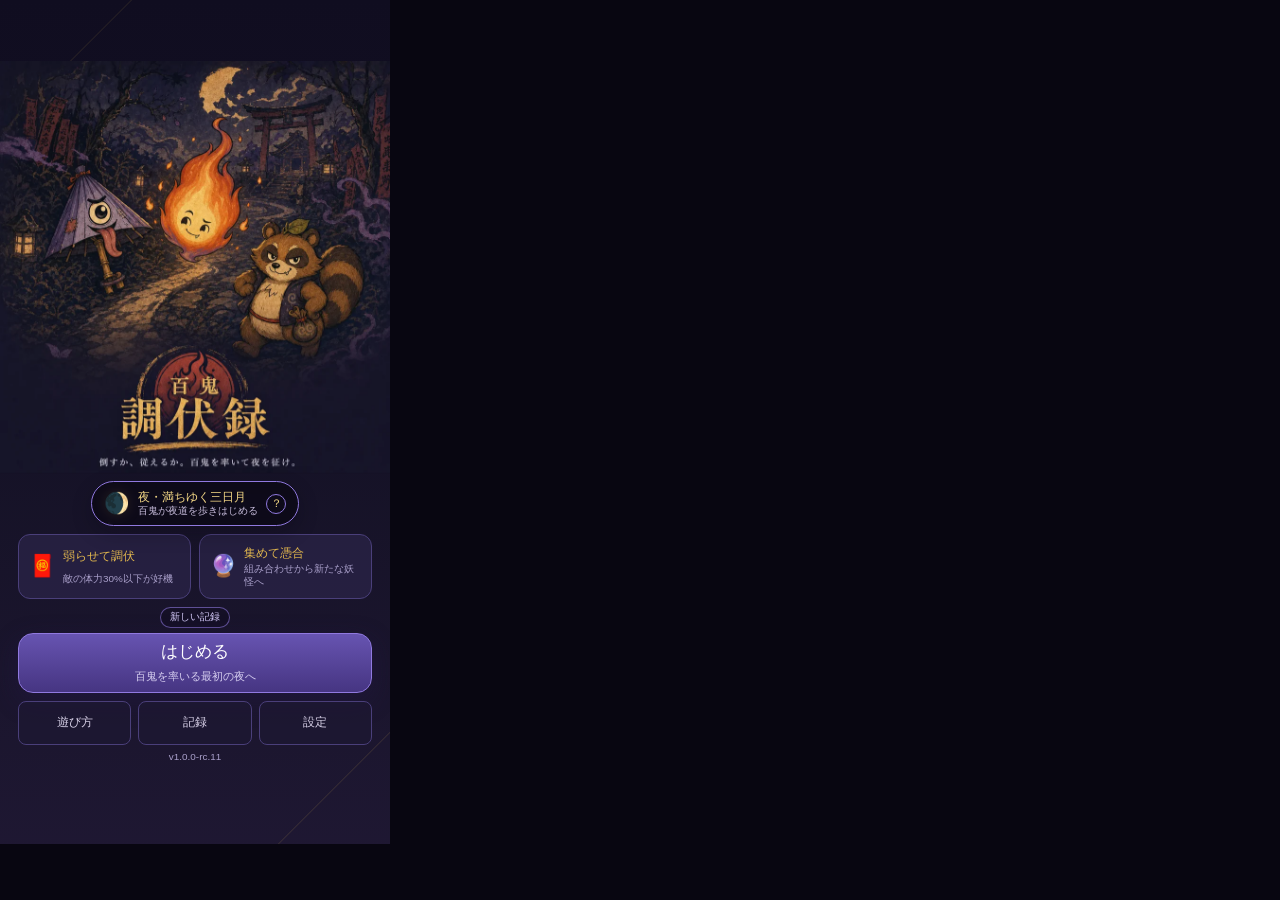
<file: tests/time-frame.html>
<!DOCTYPE html>
<html lang="ja">
<head>
<meta charset="utf-8">
<title>M3 時間テーマ実寸フレーム</title>
<style>
html, body { margin: 0; min-height: 100%; background: #080611; }
iframe { display: block; border: 0; background: #151226; }
</style>
</head>
<body>
<script>
(() => {
  const params = new URLSearchParams(location.search);
  const width = params.get('layout') === 'landscape' ? 844 : 390;
  const height = params.get('layout') === 'landscape' ? 390 : 844;
  const band = params.get('band') || 'night';
  const requestedScreen = params.get('screen');
  const previewScreen = ['title', 'home', 'dex'].includes(requestedScreen) ? requestedScreen : 'title';
  const frame = document.createElement('iframe');
  frame.width = width;
  frame.height = height;
  frame.title = `${band} ${previewScreen} ${width}x${height}`;
  frame.src = `time-preview.html?band=${encodeURIComponent(band)}&screen=${previewScreen}`;
  document.body.append(frame);
})();
</script>
</body>
</html>
</file>
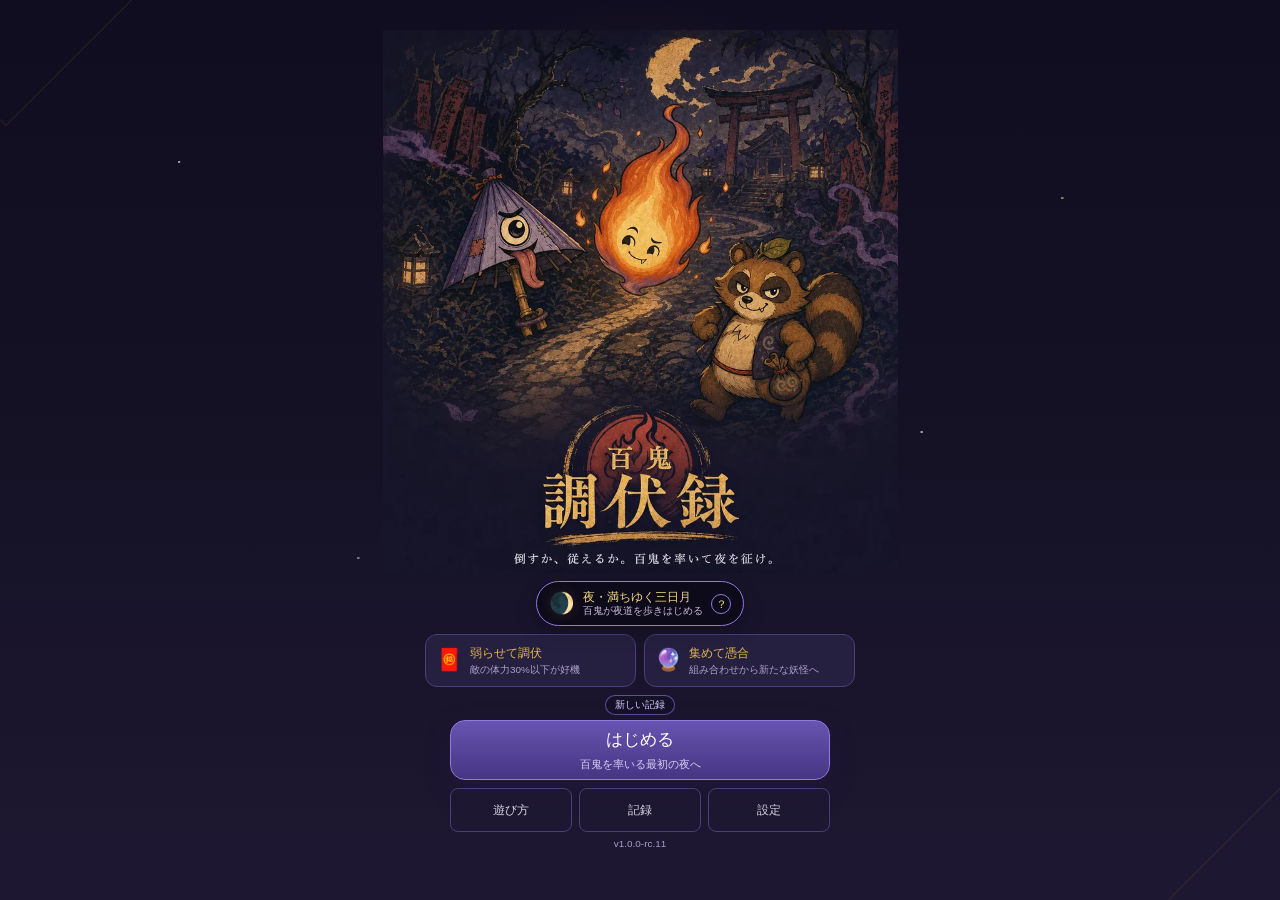
<file: tests/time-preview.html>
<!DOCTYPE html>
<html lang="ja">
<head>
<meta charset="utf-8">
<meta name="viewport" content="width=device-width, initial-scale=1, viewport-fit=cover">
<base href="../">
<title>M3 時間テーマ確認</title>
<link rel="stylesheet" href="css/style.css?preview=m3c">
</head>
<body>
<div id="app"></div>
<script src="js/version.js?preview=m5f"></script>
<script src="js/time.js?preview=m3c"></script>
<script src="js/data.js?preview=m3c"></script>
<script src="js/art.js?preview=m3c"></script>
<script src="js/state.js?preview=m3c"></script>
<script src="js/run.js?preview=m3c"></script>
<script src="js/battle.js?preview=m3c"></script>
<script src="js/main.js?preview=m3c"></script>
<script>
(() => {
  const params = new URLSearchParams(location.search);
  const hours = { morning: 7, day: 12, evening: 18, night: 22, witching: 2 };
  const band = Object.hasOwn(hours, params.get('band')) ? params.get('band') : 'night';
  const requestedScreen = params.get('screen');
  const previewScreen = ['title', 'home', 'dex'].includes(requestedScreen) ? requestedScreen : 'title';
  gameTimeProvider = () => gameTimeAt(new Date(2026, 6, 18, hours[band], 0));
  screen = previewScreen;
  render();
})();
</script>
</body>
</html>
</file>
<file: css/style.css>
/* 百鬼調伏録 UI基盤(M5-A〜C) */
* { margin: 0; padding: 0; box-sizing: border-box; -webkit-tap-highlight-color: transparent; }

:root {
  color-scheme: dark;

  /* 色: 夜の藍を土台に、金=重要、紫=操作、赤=危険、緑=成功 */
  --color-bg-deep: #151226;
  --color-bg-soft: #241d3d;
  --color-surface: #2b2447;
  --color-surface-raised: #362d59;
  --color-line: #4a3f7a;
  --color-line-strong: #6e5eaa;
  --color-text: #f0ebf8;
  --color-text-muted: #aaa0cb;
  --color-accent: #e0b64e;
  --color-action: #7a68c9;
  --color-danger: #e2574c;
  --color-success: #5eb87a;
  --color-focus: #f2d685;
  --color-on-accent: #201a10;

  /* 既存部品との互換名。新規UIは上の意味名を優先する */
  --bg1: var(--color-bg-deep);
  --bg2: var(--color-bg-soft);
  --panel: var(--color-surface);
  --panel2: var(--color-surface-raised);
  --line: var(--color-line);
  --text: var(--color-text);
  --dim: var(--color-text-muted);
  --gold: var(--color-accent);
  --red: var(--color-danger);
  --green: var(--color-success);

  /* 余白・形・影・操作領域 */
  --space-1: 4px;
  --space-2: 8px;
  --space-3: 12px;
  --space-4: 16px;
  --space-5: 24px;
  --space-6: 32px;
  --radius-sm: 8px;
  --radius-md: 12px;
  --radius-lg: 18px;
  --shadow-card: 0 6px 18px rgba(7, 5, 15, .2);
  --shadow-float: 0 18px 60px rgba(0, 0, 0, .55);
  --tap-min: 44px;
  --focus-ring: 0 0 0 3px rgba(242, 214, 133, .32);
}

html, body { height: 100%; }
html { -webkit-text-size-adjust: 100%; }
body {
  font-family: "Hiragino Sans", "Yu Gothic", "Noto Sans JP", sans-serif;
  background: linear-gradient(180deg, var(--bg1), var(--bg2));
  color: var(--text);
  font-size: 16px;
  line-height: 1.5;
  font-synthesis: none;
  text-rendering: optimizeLegibility;
  touch-action: manipulation;
  user-select: none;
  -webkit-user-select: none;
}

button, textarea, input, select { font: inherit; }
button, [data-action] { touch-action: manipulation; }
:where(button, textarea, input, select, summary, [data-action]):focus-visible {
  outline: 2px solid var(--color-focus);
  outline-offset: 3px;
  box-shadow: var(--focus-ring);
}
/* 画面遷移の読み上げ用にプログラムフォーカスする見出し。Tab到達不可のため輪郭は不要 */
h1[tabindex="-1"]:focus-visible { outline: none; }

#app { min-height: 100vh; }

.screen {
  max-width: 900px;
  margin: 0 auto;
  padding: max(var(--space-3), env(safe-area-inset-top)) max(var(--space-3), env(safe-area-inset-right)) calc(var(--space-5) + env(safe-area-inset-bottom)) max(var(--space-3), env(safe-area-inset-left));
}
.screen.center { text-align: center; padding-top: 15vh; }
.center-list { list-style: none; }

.title { text-align: center; font-size: 2rem; letter-spacing: 0.3em; color: var(--gold); margin-top: 8vh; text-shadow: 0 0 18px rgba(224, 182, 78, .35); }
.subtitle { text-align: center; color: var(--dim); margin: 6px 0 14px; font-size: .85rem; }
.stats-line { text-align: center; color: var(--dim); font-size: .8rem; margin-bottom: 14px; }
.h2 { font-size: 1.05rem; margin: 14px 0 6px; color: var(--gold); }
.hint { color: var(--dim); font-size: .8rem; margin-bottom: 8px; }
.footer { margin-top: 28px; text-align: center; }

/* 全画面の情報階層・共通ナビゲーション(M5-C) */
.screen-shell { padding-bottom: calc(88px + env(safe-area-inset-bottom)); }
.screen-header {
  min-height: 82px; margin: 0 0 var(--space-4); padding: var(--space-3) var(--space-4);
  display: flex; align-items: center; justify-content: space-between; gap: var(--space-3);
  border: 1px solid var(--line); border-radius: var(--radius-lg);
  background: linear-gradient(135deg, rgba(54, 45, 89, .96), rgba(35, 29, 61, .94)); box-shadow: var(--shadow-card);
}
.screen-heading { min-width: 0; }
.screen-heading > p { color: #cfc2ee; font-size: .62rem; letter-spacing: .12em; }
.screen-heading h1 { color: var(--gold); font-size: clamp(1.25rem, 5vw, 1.65rem); line-height: 1.2; }
.screen-heading > span { display: block; margin-top: 3px; color: var(--dim); font-size: .7rem; }
.screen-meta { flex: none; display: flex; flex-wrap: wrap; justify-content: flex-end; gap: var(--space-1); }
.screen-meta span { min-height: 32px; display: inline-flex; align-items: center; padding: 4px 9px; color: #f0e9ff; border: 1px solid var(--color-line-strong); border-radius: 999px; background: rgba(15, 12, 29, .48); font-size: .68rem; }
.section-header { margin: var(--space-5) 0 var(--space-2); display: flex; align-items: end; justify-content: space-between; gap: var(--space-3); }
.section-header h2 { color: #f2d685; font-size: .95rem; }
.section-header p { margin-top: 2px; color: var(--dim); font-size: .68rem; }
.section-header > strong { flex: none; color: #d8cdfd; font-size: .7rem; }
.content-panel { padding: var(--space-3); border: 1px solid var(--line); border-radius: var(--radius-md); background: rgba(43, 36, 71, .82); box-shadow: var(--shadow-card); }
.goal-panel .progression-goal { margin: 0; }
.instruction-panel strong, .save-note strong { color: var(--gold); font-size: .8rem; }
.instruction-panel p, .save-note p { margin-top: 3px; color: var(--dim); font-size: .72rem; }
.screen-actions {
  position: sticky; z-index: 30; bottom: max(var(--space-2), env(safe-area-inset-bottom));
  width: fit-content; max-width: 100%; margin: var(--space-5) auto 0; padding: var(--space-2);
  display: flex; flex-wrap: wrap; justify-content: center; gap: var(--space-2);
  border: 1px solid var(--line); border-radius: var(--radius-lg); background: rgba(21, 18, 38, .94); box-shadow: 0 12px 34px rgba(0, 0, 0, .5); backdrop-filter: blur(8px);
}
.screen-actions .btn { min-width: min(190px, 70vw); }

.home-hero { margin: max(10px, env(safe-area-inset-top)) 0 10px; padding: 10px 12px; display: flex; align-items: baseline; justify-content: space-between; gap: 12px; border-bottom: 1px solid var(--line); }
.home-hero h1 { color: var(--gold); font-size: 1.08rem; letter-spacing: .08em; text-shadow: 0 0 14px rgba(224, 182, 78, .24); }
.home-hero > span { color: var(--dim); font-size: .68rem; text-align: right; }
.home-summary { width: fit-content; max-width: 100%; margin: 10px auto 14px; padding: 6px 10px; display: flex; align-items: center; justify-content: center; flex-wrap: wrap; gap: 3px 12px; border: 1px solid var(--line); border-radius: 999px; background: rgba(24, 20, 42, .72); }
.home-summary span { min-width: 0; display: inline-flex; align-items: baseline; gap: 4px; white-space: nowrap; }
.collection-summary { display: grid; grid-template-columns: repeat(4, 1fr); gap: var(--space-2); margin: 12px auto; }
.collection-summary span { min-width: 0; padding: 9px 6px; display: flex; flex-direction: column; align-items: center; border: 1px solid var(--line); border-radius: var(--radius-sm); background: rgba(24, 20, 42, .72); text-align: center; }
.home-summary small, .collection-summary small { color: var(--dim); font-size: .62rem; }
.home-summary strong, .collection-summary strong { overflow: hidden; max-width: 100%; color: #f0e9ff; font-size: .85rem; text-overflow: ellipsis; white-space: nowrap; }
.home-primary-panel { width: min(100%, 620px); margin: 0 auto; padding: var(--space-3); border: 1px solid rgba(122, 104, 201, .65); border-radius: var(--radius-lg); background: rgba(31, 25, 54, .7); box-shadow: var(--shadow-card); }
.home-run-action { width: 100%; min-height: 62px; display: flex; flex-direction: column; gap: 2px; }
.home-run-action small { color: #d5cdef; font-size: .64rem; font-weight: normal; }
.home-primary-panel .progression-goal { margin: 10px 0 0; }
.home-prep-menu, .home-record-menu { display: grid; grid-template-columns: repeat(3, 1fr); gap: var(--space-2); }
.home-prep-menu button, .home-record-menu button {
  appearance: none; min-height: 78px; padding: 9px 7px; cursor: pointer;
  display: grid; grid-template-columns: 30px minmax(0, 1fr); grid-template-rows: auto auto; align-items: center; column-gap: 7px;
  color: var(--text); border: 1px solid var(--line); border-radius: var(--radius-md); background: linear-gradient(180deg, var(--panel2), var(--panel)); text-align: left; box-shadow: var(--shadow-card); font: inherit;
}
.home-prep-menu button > span, .home-record-menu button > span { grid-row: 1 / 3; font-size: 1.35rem; text-align: center; }
.home-prep-menu button strong, .home-record-menu button strong { align-self: end; color: #f2d685; font-size: .78rem; }
.home-prep-menu button small, .home-record-menu button small { align-self: start; overflow: hidden; color: var(--dim); font-size: .62rem; text-overflow: ellipsis; white-space: nowrap; }
.home-record-menu button { min-height: 48px; grid-template-columns: auto minmax(0, auto); justify-content: center; padding: 6px 8px; }
.home-record-menu button > span { font-size: 1rem; }
.home-record-menu button strong { font-size: .7rem; }
.home-record-menu button small { font-size: .58rem; }
.home-prep-menu button:active, .home-record-menu button:active { transform: scale(.98); }
.home-utility-menu { margin: 8px auto 0; display: flex; align-items: center; justify-content: center; flex-wrap: wrap; gap: 0 2px; }
.home-utility-menu button { appearance: none; min-height: var(--tap-min); padding: 7px 10px; cursor: pointer; color: var(--dim); border: 0; border-radius: var(--radius-sm); background: none; font: inherit; font-size: .68rem; }
.home-utility-menu button:active { color: var(--text); background: rgba(74, 63, 122, .28); }
.home-utility-menu > span { color: var(--line); }

/* 現実時間テーマ(M3-B) */
.time-morning { --sky-top: #2b2347; --sky-bottom: #775044; --sky-glow: rgba(244, 181, 105, .27); --time-line: #d99b70; }
.time-day { --sky-top: #17364c; --sky-bottom: #4d5868; --sky-glow: rgba(195, 225, 232, .22); --time-line: #9fcbd2; }
.time-evening { --sky-top: #28172f; --sky-bottom: #74362f; --sky-glow: rgba(238, 117, 76, .25); --time-line: #df7c62; }
.time-night { --sky-top: #100d20; --sky-bottom: #211936; --sky-glow: rgba(224, 182, 78, .13); --time-line: #9079df; }
.time-witching { --sky-top: #070918; --sky-bottom: #251442; --sky-glow: rgba(120, 91, 210, .25); --time-line: #7655c7; }

.time-context {
  appearance: none; font: inherit; cursor: pointer;
  position: relative; z-index: 2; width: fit-content; max-width: min(100%, 360px); margin: 0 auto;
  min-height: var(--tap-min); display: flex; align-items: center; justify-content: center; gap: 8px;
  padding: 6px 12px; border: 1px solid var(--time-line); border-radius: 999px;
  background: rgba(10, 8, 20, .72); color: #f3edf9; text-align: left;
  box-shadow: 0 7px 20px rgba(8, 6, 18, .24); backdrop-filter: blur(4px);
}
.time-context:active { transform: scale(.98); }
.time-context:focus-visible { outline: 2px solid var(--gold); outline-offset: 3px; }
.time-copy { display: flex; flex-direction: column; min-width: 0; }
.time-context strong { color: #f2d685; font-size: .72rem; line-height: 1.25; }
.time-context small { overflow: hidden; text-overflow: ellipsis; white-space: nowrap; color: #c8bddc; font-size: .62rem; line-height: 1.35; }
.time-moon { flex: none; font-size: 1.28rem; filter: drop-shadow(0 0 7px var(--sky-glow)); }
.time-more {
  flex: none; display: grid; place-items: center; width: 20px; height: 20px;
  border: 1px solid var(--time-line); border-radius: 50%; color: #f2d685; font-size: .68rem;
}

.home-time-shell {
  position: relative; min-height: 100vh; min-height: 100svh; overflow-x: hidden;
  background:
    radial-gradient(circle at 50% 8%, var(--sky-glow), transparent 34%),
    linear-gradient(180deg, var(--sky-top) 0%, var(--bg1) 48%, var(--sky-bottom) 130%);
}
.home-time-shell::before {
  content: ''; position: absolute; top: -130px; right: -105px; width: 250px; height: 250px;
  border: 1px solid var(--time-line); border-radius: 50%; opacity: .36;
  box-shadow: 0 0 70px var(--sky-glow); pointer-events: none;
}
.home-time-shell .screen { position: relative; z-index: 1; }
.home-time-shell .title { margin-top: 5vh; }
.home-time-shell .time-context { margin-bottom: 11px; }
.first-night-callout {
  width: min(100%, 520px); margin: 10px auto; padding: 10px 12px;
  display: grid; grid-template-columns: 34px minmax(0, 1fr); gap: 9px; align-items: center;
  border: 1px solid var(--gold); border-radius: var(--radius-md); background: rgba(224, 182, 78, .1); box-shadow: var(--shadow-card);
}
.first-night-callout > span { display: grid; place-items: center; width: 30px; height: 30px; color: var(--color-on-accent); background: var(--gold); border-radius: 50%; font-family: serif; font-weight: bold; }
.first-night-callout strong { color: #f2d685; font-size: .82rem; }
.first-night-callout p { color: var(--dim); font-size: .68rem; }
.first-night-action { box-shadow: 0 0 0 3px rgba(224, 182, 78, .15), 0 8px 24px rgba(35, 24, 72, .45); }

/* 完成版タイトル・初回導入(M5-B) */
.title-screen {
  position: relative; min-height: 100vh; min-height: 100svh; overflow-x: hidden; overflow-y: auto;
  display: flex; flex-direction: column; align-items: center; justify-content: flex-start;
  gap: 8px; padding: env(safe-area-inset-top) max(18px, env(safe-area-inset-right)) max(18px, env(safe-area-inset-bottom)) max(18px, env(safe-area-inset-left));
  text-align: center;
  background:
    radial-gradient(circle at 50% 28%, var(--sky-glow), transparent 28%),
    linear-gradient(180deg, var(--sky-top) 0%, var(--bg1) 52%, var(--sky-bottom) 115%);
}
.title-screen::before,
.title-screen::after {
  content: ''; position: absolute; width: 260px; height: 260px; border: 1px solid rgba(224, 182, 78, .1);
  transform: rotate(45deg); pointer-events: none;
}
.title-screen::before { top: -190px; left: -125px; }
.title-screen::after { right: -150px; bottom: -185px; }
.title-stars {
  position: absolute; inset: 0; pointer-events: none; opacity: .55;
  background:
    radial-gradient(circle at 14% 18%, #fff 0 1px, transparent 1.5px),
    radial-gradient(circle at 83% 22%, #f2d685 0 1px, transparent 1.5px),
    radial-gradient(circle at 72% 48%, #fff 0 1px, transparent 1.5px),
    radial-gradient(circle at 28% 62%, #c9baf2 0 1px, transparent 1.5px);
}
.title-poster {
  position: relative; z-index: 1; width: min(100vw, 515px); aspect-ratio: 824 / 870; flex: none;
  margin-top: auto;
}
.title-poster img { display: block; width: 100%; height: 100%; object-fit: contain; }
.title-guide {
  z-index: 1; width: min(100%, 430px); display: grid; grid-template-columns: 1fr 1fr; gap: 8px;
}
.title-guide > div {
  display: grid; grid-template-columns: auto 1fr; column-gap: 7px; align-items: center;
  padding: 9px 10px; text-align: left; background: rgba(43, 36, 71, .76);
  border: 1px solid var(--line); border-radius: 12px;
}
.title-guide > div > span { grid-row: 1 / 3; font-size: 1.35rem; }
.title-guide strong { color: var(--gold); font-size: .75rem; }
.title-guide small { color: var(--dim); font-size: .62rem; line-height: 1.35; }
.title-actions { z-index: 1; width: min(100%, 380px); margin-bottom: auto; }
.title-state {
  width: fit-content; margin: 0 auto 5px; padding: 2px 9px; color: #d8cdfd;
  border: 1px solid rgba(144, 121, 223, .6); border-radius: 999px; background: rgba(20, 16, 38, .62); font-size: .62rem;
}
.title-enter-btn {
  appearance: none; width: 100%; min-height: 60px; cursor: pointer;
  display: flex; flex-direction: column; align-items: center; justify-content: center; gap: 3px;
  border: 1px solid #9079df; border-radius: 15px; color: #fff;
  background: linear-gradient(180deg, #6754b1, #463582);
  box-shadow: 0 8px 24px rgba(35, 24, 72, .45); font: inherit;
}
.title-enter-btn:active { transform: scale(.98); }
.title-enter-btn:focus-visible { outline: 2px solid var(--gold); outline-offset: 3px; }
.title-enter-btn span { font-size: 1.04rem; font-weight: bold; }
.title-enter-btn small { color: #d5cdef; font-size: .68rem; }
.title-menu { display: grid; grid-template-columns: repeat(3, 1fr); gap: 7px; margin-top: 8px; }
.title-menu button {
  appearance: none; min-height: var(--tap-min); padding: 6px; cursor: pointer;
  color: #d8d1e8; background: rgba(29, 24, 51, .76); border: 1px solid var(--line); border-radius: var(--radius-sm); font: inherit; font-size: .72rem;
}
.title-menu button:active { transform: scale(.97); }
.title-version { margin-top: 5px; color: var(--dim); font-size: .62rem; }

/* 初回導入・遊び方・設定 */
.tutorial-screen, .utility-screen {
  min-height: 100vh; min-height: 100svh;
  background:
    radial-gradient(circle at 50% 10%, rgba(122, 104, 201, .2), transparent 34%),
    linear-gradient(180deg, var(--bg1), var(--bg2));
}
.tutorial-screen { display: grid; place-items: center; padding: max(18px, env(safe-area-inset-top)) max(14px, env(safe-area-inset-right)) max(18px, env(safe-area-inset-bottom)) max(14px, env(safe-area-inset-left)); }
.tutorial-panel {
  width: min(100%, 520px); padding: 20px 18px; text-align: center;
  border: 1px solid var(--color-line-strong); border-radius: var(--radius-lg);
  background: linear-gradient(180deg, rgba(54, 45, 89, .96), rgba(32, 27, 55, .98)); box-shadow: var(--shadow-float);
}
.tutorial-progress { display: flex; justify-content: center; gap: 8px; margin-bottom: 8px; }
.tutorial-progress span { display: grid; place-items: center; width: 24px; height: 24px; color: var(--dim); border: 1px solid var(--line); border-radius: 50%; font-size: .62rem; }
.tutorial-progress span.active { color: var(--color-on-accent); background: var(--gold); border-color: var(--gold); font-weight: bold; }
.tutorial-mark, .utility-kicker { color: #d2c5f5; font-size: .68rem; letter-spacing: .14em; }
.tutorial-panel h1 { margin: 3px 0 12px; color: var(--gold); font-size: 1.45rem; }
.tutorial-party, .tutorial-fusion { min-height: 132px; display: flex; align-items: center; justify-content: center; gap: 4px; margin: 6px 0 12px; }
.tutorial-party span:nth-child(2) { transform: translateY(-8px); }
.tutorial-party .sprite { width: 118px; height: 118px; }
.tutorial-party span:not(:nth-child(2)) .sprite { width: 72px; height: 72px; opacity: .8; }
.tutorial-fusion { gap: 9px; }
.tutorial-fusion .sprite { width: 76px; height: 76px; }
.tutorial-fusion span:last-child .sprite { width: 102px; height: 102px; filter: drop-shadow(0 0 14px rgba(224, 182, 78, .32)); }
.tutorial-fusion b { color: var(--gold); font-size: 1.35rem; }
.tutorial-capture { min-height: 132px; display: flex; align-items: center; justify-content: center; gap: 18px; margin: 6px 0 12px; }
.tutorial-capture .sprite { width: 116px; height: 116px; }
.tutorial-capture > div { width: min(46%, 180px); text-align: left; }
.tutorial-capture b, .tutorial-capture strong { display: block; font-size: .75rem; }
.tutorial-capture i { display: block; height: 10px; margin: 6px 0; overflow: hidden; border-radius: 99px; background: #171326; }
.tutorial-capture em { display: block; width: 25%; height: 100%; background: var(--red); }
.tutorial-capture strong { width: fit-content; padding: 3px 7px; color: var(--color-on-accent); background: var(--gold); border-radius: 6px; }
.tutorial-lead { color: #fff; font-weight: bold; font-size: .92rem; }
.tutorial-body { max-width: 420px; margin: 7px auto 0; color: var(--dim); font-size: .78rem; }
.tutorial-actions { display: grid; grid-template-columns: 1fr 1.35fr; gap: 8px; margin-top: 18px; }
.utility-content { max-width: 640px; padding-top: max(34px, env(safe-area-inset-top)); }
.utility-content > .h2 { margin-top: 3px; font-size: 1.5rem; }
.guide-grid { display: grid; gap: 9px; margin: 18px 0; }
.guide-grid article, .setting-card {
  display: grid; grid-template-columns: auto minmax(0, 1fr); gap: 11px; align-items: center;
  padding: 13px; border: 1px solid var(--line); border-radius: var(--radius-md); background: var(--panel); box-shadow: var(--shadow-card);
}
.guide-grid article > span { font-size: 1.7rem; }
.guide-grid strong, .setting-card strong { color: #f2d685; font-size: .86rem; }
.guide-grid p, .setting-card p { margin-top: 2px; color: var(--dim); font-size: .72rem; }
.first-night-route { padding: 14px 16px; border-left: 3px solid var(--gold); background: rgba(224, 182, 78, .08); }
.first-night-route h2 { color: var(--gold); font-size: .9rem; }
.first-night-route ol { margin: 7px 0 0 1.25rem; color: #d8d1e8; font-size: .75rem; line-height: 1.8; }
.setting-card { grid-template-columns: minmax(0, 1fr) auto; margin: 14px 0; }
.setting-card .btn { min-width: 142px; }
@media (max-width: 480px) {
  .setting-card { grid-template-columns: 1fr; }
  .setting-card .btn { width: 100%; }
  .tutorial-party .sprite { width: 96px; height: 96px; }
  .tutorial-party span:not(:nth-child(2)) .sprite { width: 62px; height: 62px; }
  .tutorial-fusion { gap: 5px; }
  .tutorial-fusion .sprite { width: 62px; height: 62px; }
  .tutorial-fusion span:last-child .sprite { width: 82px; height: 82px; }
}

@keyframes screen-enter {
  from { opacity: 0; transform: translateY(7px); }
  to { opacity: 1; transform: translateY(0); }
}
@keyframes notice-enter {
  from { opacity: 0; transform: translate(-50%, -10px); }
  to { opacity: 1; transform: translate(-50%, 0); }
}
@keyframes celebration-enter {
  0% { opacity: 0; transform: scale(.88) translateY(16px); }
  70% { transform: scale(1.025) translateY(0); }
  100% { opacity: 1; transform: scale(1); }
}
@keyframes celebration-rays {
  to { transform: translate(-50%, -50%) rotate(18deg); }
}
@keyframes capture-ready {
  50% { box-shadow: 0 0 0 4px rgba(224, 182, 78, .18), 0 0 18px rgba(224, 182, 78, .72); }
}

.screen-enter { animation: screen-enter .22s ease-out both; }
.achievement-notice, .progression-notice { animation: notice-enter .28s ease-out both; }
.battle-result-card { animation: celebration-enter .26s ease-out both; }
.enemy.capture-target { animation: capture-ready 1.15s ease-in-out infinite; }

@media (prefers-reduced-motion: reduce) {
  *, *::before, *::after { scroll-behavior: auto !important; animation: none !important; transition: none !important; }
  .btn:active, .title-enter-btn:active, .unit-art-btn:active, .node-card:active { transform: none; }
  .hand-card.selected { transform: none; }
}
body.motion-reduced *, body.motion-reduced *::before, body.motion-reduced *::after { scroll-behavior: auto !important; animation: none !important; transition: none !important; }
body.motion-reduced .btn:active, body.motion-reduced .title-enter-btn:active,
body.motion-reduced .unit-art-btn:active, body.motion-reduced .node-card:active { transform: none; }

@media (max-height: 680px) {
  .title-screen { gap: 7px; padding-top: max(10px, env(safe-area-inset-top)); padding-bottom: max(10px, env(safe-area-inset-bottom)); }
  .title-poster { width: min(74vw, 330px); }
  .title-version { display: none; }
  .tutorial-panel { padding-top: 13px; padding-bottom: 13px; }
  .tutorial-party, .tutorial-fusion, .tutorial-capture { min-height: 92px; margin: 2px 0 7px; }
  .tutorial-party .sprite, .tutorial-capture .sprite { width: 82px; height: 82px; }
  .tutorial-party span:not(:nth-child(2)) .sprite, .tutorial-fusion .sprite { width: 58px; height: 58px; }
  .tutorial-fusion span:last-child .sprite { width: 76px; height: 76px; }
}

@media (orientation: landscape) and (max-height: 500px) {
  .title-screen { gap: 4px; padding: max(4px, env(safe-area-inset-top)) max(14px, env(safe-area-inset-right)) max(4px, env(safe-area-inset-bottom)) max(14px, env(safe-area-inset-left)); }
  .title-poster { width: 190px; }
  .title-screen .time-context { padding: 3px 10px; }
  .title-guide { display: none; }
  .title-enter-btn { min-height: 48px; }
  .title-state { margin-bottom: 2px; }
  .title-menu { margin-top: 4px; }
  .title-menu button { min-height: var(--tap-min); }
  .tutorial-screen { display: block; overflow-y: auto; padding: max(8px, env(safe-area-inset-top)) max(14px, env(safe-area-inset-right)) max(8px, env(safe-area-inset-bottom)) max(14px, env(safe-area-inset-left)); }
  .tutorial-panel { width: min(100%, 680px); min-height: 374px; margin: 0 auto; }
  .tutorial-party, .tutorial-fusion, .tutorial-capture { min-height: 74px; }
  .tutorial-lead { font-size: .8rem; }
  .tutorial-body { font-size: .7rem; }
  .tutorial-actions { margin-top: 8px; }
}

/* ボタン */
.btn {
  appearance: none; min-height: var(--tap-min); border: 1px solid var(--line); border-radius: var(--radius-md);
  display: inline-flex; align-items: center; justify-content: center; gap: var(--space-1);
  background: linear-gradient(180deg, var(--panel2), var(--panel)); color: var(--text);
  padding: 10px var(--space-4); font-size: .92rem; font-weight: 650; line-height: 1.25; cursor: pointer;
  box-shadow: 0 3px 10px rgba(5, 4, 12, .16);
  transition: transform .12s ease, border-color .12s ease, filter .12s ease, box-shadow .12s ease;
}
.btn:active { transform: scale(.97); }
.btn-primary { background: linear-gradient(180deg, #6f5abe, #49368d); border-color: #9582dd; color: #fff; }
.btn-danger { border-color: #a75154; color: #ffd7d5; background: linear-gradient(180deg, #5b2d3c, #3a2233); }
.btn-active { background: var(--gold); color: var(--color-on-accent); border-color: var(--gold); font-weight: bold; }
.btn:disabled, .btn[aria-disabled="true"] { opacity: .42; cursor: not-allowed; filter: grayscale(.45); transform: none; box-shadow: none; }
.btn-big { font-size: 1.1rem; padding: 14px 26px; }
.btn-small { font-size: .8rem; padding: 8px 12px; }
.btn-row { display: flex; gap: 10px; justify-content: center; flex-wrap: wrap; margin: 12px 0; }

@media (hover: hover) and (pointer: fine) {
  .btn:not(:disabled):hover, .node-card:not(.locked):hover, .unit.selectable:hover, .enemy:hover {
    border-color: var(--color-line-strong); filter: brightness(1.07);
  }
}

/* ステータスバー */
.statusbar {
  position: sticky; z-index: 25; top: max(4px, env(safe-area-inset-top));
  display: flex; gap: 6px; justify-content: center; flex-wrap: wrap;
  background: rgba(16, 13, 30, .92); border: 1px solid var(--line); border-radius: 10px;
  padding: 6px 8px; font-size: .78rem; margin-bottom: 10px; box-shadow: var(--shadow-card); backdrop-filter: blur(8px);
}
.statusbar span { min-height: 28px; display: inline-flex; align-items: center; padding: 2px 6px; border-radius: 6px; background: rgba(54, 45, 89, .55); }

/* 属性チップ・コスト */
.chip { display: inline-block; min-width: 1.4em; text-align: center; border-radius: 6px; color: #fff; font-size: .7rem; padding: 1px 4px; }
.cost { color: var(--gold); font-size: .8rem; font-weight: bold; }

/* 手持ちグリッド */
.grid { display: grid; grid-template-columns: repeat(auto-fill, minmax(140px, 1fr)); gap: 10px; }
.unit {
  background: var(--panel); border: 1px solid var(--line); border-radius: 10px;
  min-width: 0; min-height: 194px; padding: 7px; overflow: hidden;
  text-align: center; position: relative; cursor: pointer; box-shadow: var(--shadow-card);
}
.unit.selected { border-color: var(--gold); box-shadow: 0 0 0 2px rgba(224, 182, 78, .2), var(--shadow-card); }
.unit.indeck { border-color: #7a68c9; }
.unit-select-hit { appearance: none; position: absolute; inset: 0; z-index: 1; border: 0; border-radius: inherit; background: transparent; color: transparent; cursor: pointer; }
.unit-select-hit:focus-visible { outline: 2px solid var(--color-focus); outline-offset: 3px; box-shadow: var(--focus-ring); }
.unit-top { position: relative; min-height: 112px; }
.unit-emoji { font-size: 1.6rem; }
.unit-art-btn {
  appearance: none; width: 100%; min-height: 112px; aspect-ratio: 4 / 3; border: 1px solid rgba(144, 121, 223, .2);
  background: radial-gradient(circle at 50% 45%, rgba(111, 87, 169, .24), rgba(15, 12, 28, .42)); color: inherit; padding: 3px;
  display: grid; place-items: center; border-radius: 8px; overflow: hidden; cursor: zoom-in; position: relative; z-index: 2; line-height: 1;
}
.unit-art-btn .sprite {
  position: absolute; inset: 3px; display: block;
  width: calc(100% - 6px); height: calc(100% - 6px); object-fit: contain;
}
.unit-art-btn .zoom-mark { top: 4px; right: 4px; bottom: auto; z-index: 4; }
.unit-top > .chip, .unit-top > .cost {
  position: absolute; z-index: 3; bottom: 5px; pointer-events: none;
  box-shadow: 0 2px 7px rgba(0, 0, 0, .4);
}
.unit-top > .chip { left: 5px; }
.unit-top > .cost { right: 5px; padding: 2px 5px; border-radius: 6px; background: rgba(20, 16, 38, .86); }
.unit-art-btn:active { transform: scale(.94); }
.unit-art-btn:focus-visible { outline: 2px solid var(--gold); outline-offset: 1px; }
.zoom-mark {
  position: absolute; right: -3px; bottom: -3px; width: 13px; height: 13px;
  display: grid; place-items: center; border-radius: 50%; background: var(--gold); color: #201a10;
  border: 1px solid var(--panel); font-size: 10px; font-weight: bold; line-height: 1;
}
.unit-name { font-size: .86rem; margin-top: 6px; font-weight: 700; }
.unit-lv { color: var(--dim); font-size: .7rem; }
.unit-effect { font-size: .7rem; color: var(--text); margin-top: 4px; min-height: 1.6em; line-height: 1.35; }
.unit-badge {
  position: absolute; z-index: 3; top: -6px; right: -4px; background: #7a68c9; color: #fff;
  font-size: .62rem; border-radius: 8px; padding: 1px 6px;
}

/* トースト */
.toast {
  position: fixed; left: 50%; bottom: calc(16px + env(safe-area-inset-bottom)); transform: translateX(-50%);
  background: rgba(0, 0, 0, .8); border: 1px solid var(--gold); color: var(--gold);
  max-width: calc(100% - 24px); border-radius: 20px; padding: 8px 18px; font-size: .85rem; z-index: 50;
  white-space: normal; text-align: center; box-shadow: var(--shadow-card);
}

/* PWA状態・更新通知(M5-E) */
body.pwa-standalone #app { min-height: 100svh; }
.pwa-status {
  position: fixed; z-index: 300; top: max(10px, env(safe-area-inset-top)); left: max(12px, env(safe-area-inset-left)); right: max(12px, env(safe-area-inset-right));
  width: fit-content; max-width: min(520px, calc(100% - 24px)); min-height: 44px; margin: 0 auto; padding: 7px 9px 7px 12px;
  display: flex; align-items: center; justify-content: center; gap: 8px; color: #f4edff;
  border: 1px solid var(--color-line-strong); border-radius: 999px; background: rgba(31, 25, 48, .97); box-shadow: var(--shadow-float); backdrop-filter: blur(7px);
}
.pwa-status > span { font-size: 1rem; }
.pwa-status strong { font-size: .72rem; }
.pwa-status button {
  appearance: none; min-height: 44px; padding: 7px 12px; color: var(--color-on-accent); border: 0; border-radius: 999px; background: var(--gold); font-weight: bold; cursor: pointer;
}
.pwa-offline { border-color: #9c87e6; }
.pwa-update { border-color: var(--gold); }

/* 憑合 */
.deck-summary { margin-bottom: var(--space-3); }
.deck-summary > div:first-child { display: flex; justify-content: space-between; gap: var(--space-2); color: var(--dim); font-size: .72rem; }
.deck-summary strong { color: #f2d685; }
.deck-meter, .achievement-progress { height: 7px; margin-top: var(--space-2); overflow: hidden; border-radius: 999px; background: #171326; }
.deck-meter span { display: block; height: 100%; border-radius: inherit; background: linear-gradient(90deg, #6d5ac0, var(--gold)); }
.fusion-workbench { position: sticky; z-index: 18; top: 8px; margin: var(--space-3) 0; }
.fusion-preview {
  background: rgba(54, 45, 89, .96); border: 1px dashed var(--line); border-radius: var(--radius-md);
  text-align: center; padding: 14px; margin: 0; color: var(--dim); box-shadow: var(--shadow-card); backdrop-filter: blur(8px);
}
.fusion-preview.ok { border-color: var(--gold); color: var(--text); }
.fusion-preview.ng { border-color: var(--red); color: var(--red); }
.fusion-preview .btn { margin-top: 8px; }
.big-emoji { font-size: 3rem; margin: 8px 0; }
.recipes { margin: var(--space-4) 0; color: var(--dim); border: 1px solid var(--line); border-radius: var(--radius-md); background: rgba(43, 36, 71, .65); font-size: .75rem; }
.recipes summary { min-height: var(--tap-min); display: flex; align-items: center; padding: 9px 12px; cursor: pointer; color: var(--gold); }
.recipes ul { list-style: none; padding: 0 14px 14px; line-height: 1.8; }

/* ノード選択 */
.node-row { display: flex; gap: 12px; justify-content: center; }
.node-card {
  flex: 1; max-width: 260px; background: var(--panel); border: 1px solid var(--line);
  border-radius: 14px; text-align: center; padding: 22px 10px; cursor: pointer; box-shadow: var(--shadow-card);
}
.node-card:active { transform: scale(.97); border-color: var(--gold); }
.node-card.recommended { position: relative; border-color: var(--gold); box-shadow: 0 0 0 3px rgba(224, 182, 78, .13), var(--shadow-card); }
.route-card { min-height: 180px; position: relative; display: flex; flex-direction: column; align-items: center; justify-content: center; }
.route-number { position: absolute; top: 8px; left: 8px; padding: 2px 7px; color: var(--dim); border: 1px solid var(--line); border-radius: 999px; font-size: .62rem; }
.run-danger-action { margin: var(--space-6) auto 0; text-align: center; }
.event-screen { max-width: 620px; }
.event-card { padding: var(--space-5); text-align: center; border: 1px solid var(--line); border-radius: var(--radius-lg); background: linear-gradient(180deg, var(--panel2), var(--panel)); box-shadow: var(--shadow-card); }
.recommended-label { width: fit-content; margin: -14px auto 8px; padding: 2px 9px; color: var(--color-on-accent); background: var(--gold); border-radius: 999px; font-size: .62rem; font-weight: bold; }
.node-emoji { font-size: 2.4rem; }
.node-name { font-size: 1.05rem; margin: 6px 0 4px; color: var(--gold); }
.node-desc { font-size: .75rem; color: var(--dim); }

/* バトル */
.battle-screen { padding-bottom: calc(112px + env(safe-area-inset-bottom)); }
.battle-layout { display: flex; flex-direction: column; gap: var(--space-3); }
.battle-main, .battle-side { min-width: 0; padding: var(--space-2); border: 1px solid rgba(74, 63, 122, .65); border-radius: var(--radius-md); background: rgba(25, 21, 44, .56); }
.battle-section-label { display: flex; align-items: center; justify-content: space-between; gap: 8px; margin: 0 2px 7px; }
.battle-section-label strong { color: #f2d685; font-size: .76rem; }
.battle-section-label span { color: var(--dim); font-size: .62rem; }
.battle-section-label.action-label { margin-top: var(--space-3); }
.enemy-row { display: flex; gap: 8px; justify-content: center; flex-wrap: wrap; }
.enemy {
  background: var(--panel); border: 1px solid var(--line); border-radius: 12px;
  width: 128px; text-align: center; padding: 10px 6px; cursor: pointer; position: relative; box-shadow: var(--shadow-card);
}
.enemy.dead { opacity: .35; filter: grayscale(1); }
.enemy.captured { opacity: .55; border-color: var(--gold); }
.enemy.capturable { border-color: var(--gold); }
.enemy.mercy-spared { border-color: #b9a6ff; box-shadow: 0 0 0 2px rgba(185, 166, 255, .18), 0 8px 18px rgba(0, 0, 0, .22); }
.enemy.capture-target { box-shadow: 0 0 12px rgba(224, 182, 78, .8); }
.enemy-emoji { font-size: 2.2rem; }
.enemy.boss {
  width: min(100%, 224px); padding: 10px;
  border-color: rgba(224, 182, 78, .52);
  background: linear-gradient(180deg, rgba(45, 36, 69, .96), rgba(20, 17, 35, .96));
}
.enemy.boss .enemy-emoji { font-size: 1rem; }
.enemy.boss .enemy-emoji .sprite {
  display: block; width: min(46vw, 180px); height: min(46vw, 180px); margin: 0 auto 7px;
  border-radius: 10px; object-fit: cover; box-shadow: 0 8px 22px rgba(0, 0, 0, .36);
}
.enemy-name { font-size: .78rem; margin: 2px 0; }
.enemy-state { color: var(--gold); font-weight: bold; margin-top: 4px; }
.hpbar { height: 8px; background: #1c1733; border-radius: 4px; overflow: hidden; margin: 4px 4px 2px; }
.hpfill { height: 100%; background: linear-gradient(90deg, #c94b4b, #e2574c); border-radius: 4px; }
.enemy-hp { font-size: .7rem; color: var(--dim); }
.enemy-intent { font-size: .72rem; color: #e8a0a0; margin-top: 2px; }
.rage { color: var(--red); font-weight: bold; }
.cap-mark {
  margin-top: 4px; font-size: .72rem; color: #201a10; background: var(--gold);
  border-radius: 8px; display: inline-block; padding: 1px 8px; font-weight: bold;
}
.mercy-mark { margin-top: 3px; color: #d8cdfd; font-size: .62rem; font-weight: bold; }
.mercy-on { box-shadow: 0 0 0 2px rgba(224, 182, 78, .2); }

.log {
  background: rgba(0, 0, 0, .3); border: 1px solid rgba(74, 63, 122, .45); border-radius: 8px; padding: 7px 10px;
  font-size: .74rem; color: var(--dim); min-height: 3.6em; line-height: 1.5;
}
.log > strong { display: block; margin-bottom: 2px; color: #cfc2ee; font-size: .62rem; }

.hand-row { display: flex; gap: 8px; justify-content: center; flex-wrap: wrap; }
.hand-card {
  background: linear-gradient(180deg, #3d3468, #2b2447);
  border: 1px solid var(--line); border-radius: 10px;
  width: 96px; text-align: center; padding: 8px 6px; cursor: pointer; position: relative; box-shadow: var(--shadow-card);
}
.hand-card .unit-emoji { font-size: 1.8rem; }
.hand-card.selected { border-color: var(--gold); box-shadow: 0 0 10px rgba(224, 182, 78, .6); transform: translateY(-6px); }
.hand-card.selected::after {
  content: '選択中'; position: absolute; right: 4px; bottom: 4px; padding: 1px 5px;
  border-radius: 999px; background: var(--gold); color: var(--color-on-accent); font-size: .62rem; font-weight: bold;
}
.hand-card.disabled { opacity: .45; }
.battle-actions {
  position: sticky; z-index: 24; bottom: max(6px, env(safe-area-inset-bottom)); margin: 4px 0 0; padding: 7px;
  border: 1px solid var(--line); border-radius: var(--radius-md); background: rgba(21, 18, 38, .94); box-shadow: 0 12px 34px rgba(0, 0, 0, .45); backdrop-filter: blur(8px);
}
.battle-actions .btn { min-height: 44px; }
.battle-beginner-hint {
  width: fit-content; max-width: 100%; margin: 8px auto 10px; padding: 7px 11px;
  display: flex; flex-wrap: wrap; align-items: center; justify-content: center; gap: 4px 9px;
  border: 1px solid var(--line); border-radius: 999px; background: rgba(43, 36, 71, .9); text-align: center;
}
.battle-beginner-hint strong { color: #d8cdfd; font-size: .72rem; }
.battle-beginner-hint span { color: var(--dim); font-size: .64rem; }
.battle-beginner-hint.ready { border-color: var(--gold); background: rgba(224, 182, 78, .1); }
.battle-beginner-hint.ready strong { color: var(--gold); }

/* イラスト(絵文字と同じ大きさ感で置き換わる) */
.sprite { width: 1.2em; height: 1.2em; vertical-align: -0.2em; object-fit: contain; }
.sprite-webp { border-radius: 12%; }

/* 手持ち妖怪のイラスト拡大 */
.unit-detail-overlay {
  position: fixed; inset: 0; z-index: 200; padding: max(16px, env(safe-area-inset-top)) max(16px, env(safe-area-inset-right)) max(16px, env(safe-area-inset-bottom)) max(16px, env(safe-area-inset-left));
  display: flex; align-items: center; justify-content: center; background: rgba(10, 8, 20, .88); backdrop-filter: blur(5px);
  overscroll-behavior: contain;
}
.unit-detail-dialog {
  width: min(92vw, 420px); max-height: 90vh; max-height: 90dvh; overflow-y: auto;
  position: relative; padding: 18px 20px 20px; text-align: center;
  background: linear-gradient(180deg, var(--panel2), var(--panel));
  border: 1px solid var(--gold); border-radius: var(--radius-lg);
  box-shadow: var(--shadow-float);
}
.unit-detail-close {
  appearance: none; position: absolute; top: 8px; right: 8px; z-index: 1;
  width: 44px; height: 44px; border: 0; border-radius: 50%; cursor: pointer;
  background: rgba(10, 8, 20, .65); color: var(--text); font-size: 1.7rem; line-height: 1;
}
.unit-detail-art {
  min-height: 220px; display: grid; place-items: center; margin: 2px 0 6px;
  background: radial-gradient(circle, rgba(122, 104, 201, .24), transparent 66%);
}
.unit-detail-art .sprite { display: block; width: min(68vw, 280px); height: min(68vw, 280px); }
.unit-detail-dialog h2 { color: var(--gold); font-size: 1.45rem; margin: 2px 0 8px; }
.unit-detail-meta { display: flex; gap: 8px; align-items: center; justify-content: center; flex-wrap: wrap; font-size: .82rem; }
.unit-detail-effect { margin-top: 10px; font-size: .95rem; font-weight: bold; }
.unit-detail-desc { margin: 10px auto; max-width: 32em; color: var(--dim); font-size: .84rem; line-height: 1.55; }
.unit-detail-item { margin-bottom: 2px; color: var(--gold); font-size: .8rem; }
.unit-detail-dialog > .btn { margin-top: 12px; }

/* 時間帯・月相の説明 */
.time-help-dialog { text-align: left; width: min(94vw, 460px); }
.time-help-heading { display: flex; align-items: center; justify-content: center; gap: 10px; padding-right: 34px; }
.time-help-heading > span { font-size: 2.4rem; filter: drop-shadow(0 0 10px rgba(224, 182, 78, .25)); }
.time-help-heading small { color: var(--dim); font-size: .66rem; }
.time-help-dialog .time-help-heading h2 { margin: 0; }
.time-help-lead { margin: 12px 0 14px; color: var(--dim); font-size: .82rem; line-height: 1.55; text-align: center; }
.time-help-dialog h3 { margin: 13px 0 7px; color: var(--gold); font-size: .86rem; }
.time-help-active { display: grid; grid-template-columns: repeat(auto-fit, minmax(150px, 1fr)); gap: 7px; list-style: none; }
.time-help-active li { display: flex; align-items: center; gap: 8px; padding: 8px; background: rgba(122, 104, 201, .12); border: 1px solid var(--line); border-radius: 10px; }
.time-help-active .sprite { flex: none; width: 38px; height: 38px; }
.time-help-active li > span { display: flex; flex-direction: column; min-width: 0; }
.time-help-active strong { font-size: .78rem; }
.time-help-active small { color: var(--dim); font-size: .62rem; line-height: 1.35; }
.time-help-none { padding: 10px; border: 1px dashed var(--line); border-radius: 10px; color: var(--dim); font-size: .76rem; text-align: center; }
.time-help-lore { display: grid; gap: 5px; list-style: none; }
.time-help-lore li { display: flex; flex-direction: column; padding-left: 9px; border-left: 2px solid var(--line); }
.time-help-lore strong { color: var(--text); font-size: .72rem; }
.time-help-lore span { color: var(--dim); font-size: .63rem; line-height: 1.4; }
.time-help-note { margin-top: 14px; padding: 9px 10px; background: rgba(0, 0, 0, .22); border-radius: 9px; color: #c8bddc; font-size: .68rem; line-height: 1.55; }
.time-help-dialog .btn-row { margin-bottom: 0; }

/* 呪具 */
.item-card.item-empty { opacity: .4; cursor: default; }
.items-screen .grid + .section-header { margin-top: var(--space-6); }
.drop-line { color: var(--gold); font-weight: bold; margin: 6px 0; }

/* ★・状態異常 */
.star { color: var(--gold); font-size: .75em; margin-left: 2px; letter-spacing: -1px; }
.poison { color: #b57ae0; font-weight: bold; }
.weakened { color: #7ab5e0; font-weight: bold; }

/* 図鑑 */
.collection-summary { grid-template-columns: repeat(3, 1fr); }
.collection-summary strong { color: var(--gold); font-size: 1rem; }
.dex-item { cursor: default; }
.dex-seen { opacity: .75; }
.dex-seen .unit-emoji { filter: grayscale(1) brightness(.7); }
.dex-unknown { opacity: .45; }
.dex-hint { margin-top: 5px; color: #d6bf79; font-size: .62rem; line-height: 1.35; }
.dex-unknown.dex-conditioned { opacity: .68; }

/* 実績(M4-C) */
.achievement-home-btn { position: relative; display: inline-flex; align-items: center; gap: 5px; min-height: 44px; }
.achievement-new, .achievement-claimable {
  display: inline-block; padding: 1px 5px; border-radius: 999px; font-size: .62rem; font-weight: bold; line-height: 1.4;
}
.achievement-new { background: #a54949; color: #fff; }
.achievement-claimable { background: var(--gold); color: #201a10; }
.achievement-guide {
  margin: 0 auto 12px; max-width: 42em; padding: 9px 11px; color: var(--dim); font-size: .74rem; line-height: 1.55;
  background: rgba(122, 104, 201, .1); border: 1px solid var(--line); border-radius: 10px;
}
.achievement-list { display: grid; gap: 9px; max-width: 620px; margin: 0 auto; }
.achievement-card {
  padding: 11px 12px; background: var(--panel); border: 1px solid var(--line); border-radius: 12px;
  box-shadow: var(--shadow-card);
}
.achievement-card.done { border-color: #9a8141; background: linear-gradient(135deg, rgba(224, 182, 78, .1), var(--panel) 42%); }
.achievement-card-head { display: grid; grid-template-columns: 32px minmax(0, 1fr) auto; align-items: center; gap: 8px; }
.achievement-medal { font-size: 1.35rem; text-align: center; }
.achievement-card-head h3 { margin: 0; color: var(--text); font-size: .88rem; }
.achievement-card-head p { margin: 2px 0 0; color: var(--dim); font-size: .66rem; line-height: 1.4; }
.achievement-card-head > strong { color: var(--gold); font-size: .68rem; white-space: nowrap; }
.achievement-progress { height: 5px; margin: 8px 0; overflow: hidden; background: rgba(0, 0, 0, .35); border-radius: 999px; }
.achievement-progress > span { display: block; height: 100%; background: linear-gradient(90deg, #6554ad, var(--gold)); border-radius: inherit; }
.achievement-card-foot { min-height: 29px; display: flex; align-items: center; justify-content: flex-end; }
.achievement-reward, .achievement-record { color: var(--dim); font-size: .65rem; }
.achievement-reward.claimed { color: #bca65f; }
.achievement-card-foot .btn { min-height: 44px; }
.achievement-notice {
  position: fixed; z-index: 70; top: max(10px, env(safe-area-inset-top)); left: 50%; transform: translateX(-50%);
  width: min(calc(100% - 24px), 460px); display: grid; grid-template-columns: auto minmax(0, 1fr) 44px; align-items: center; gap: 9px;
  padding: 9px 8px 9px 12px; background: rgba(31, 25, 48, .96); border: 1px solid var(--gold); border-radius: 13px;
  box-shadow: 0 10px 30px rgba(0, 0, 0, .45); backdrop-filter: blur(5px);
}
.achievement-notice-icon { font-size: 1.45rem; }
.achievement-notice > span:nth-child(2) { display: flex; flex-direction: column; min-width: 0; }
.achievement-notice strong { color: var(--gold); font-size: .78rem; }
.achievement-notice small { overflow: hidden; text-overflow: ellipsis; color: var(--text); font-size: .64rem; white-space: nowrap; }
.achievement-notice button {
  appearance: none; width: 44px; height: 44px; border: 0; border-radius: 50%; background: transparent; color: var(--dim); font-size: 1.2rem; cursor: pointer;
}

/* 進行目標・調伏師位階(M4.5) */
.progression-goal {
  display: grid; grid-template-columns: auto minmax(0, 1fr) auto; align-items: center; gap: 10px;
  width: min(100%, 620px); margin: 10px auto 14px; padding: 10px 12px; text-align: left;
  border: 1px solid rgba(224, 182, 78, .55); border-radius: 12px; background: linear-gradient(135deg, rgba(224, 182, 78, .13), rgba(82, 65, 132, .14));
}
.progression-goal > span { font-size: 1.4rem; }
.progression-goal small, .rank-current small { display: block; color: var(--gold); font-size: .62rem; letter-spacing: .08em; }
.progression-goal strong { display: block; font-size: .82rem; }
.progression-goal p { margin: 2px 0 0; color: var(--dim); font-size: .64rem; line-height: 1.4; }
.progression-goal.compact { grid-template-columns: auto minmax(0, 1fr); margin-bottom: 10px; padding: 8px 10px; }
.progression-goal.complete { grid-template-columns: 1fr; text-align: center; }
.progression-notice {
  position: fixed; z-index: 69; top: max(78px, calc(env(safe-area-inset-top) + 68px)); left: 50%; transform: translateX(-50%);
  width: min(calc(100% - 24px), 520px); display: grid; grid-template-columns: auto minmax(0, 1fr) 44px; align-items: center; gap: 9px;
  padding: 9px 8px 9px 12px; background: rgba(35, 29, 57, .97); border: 1px solid #9c87e6; border-radius: 13px; box-shadow: 0 10px 30px rgba(0, 0, 0, .45);
}
.progression-notice > span:nth-child(2) { display: flex; flex-direction: column; min-width: 0; }
.progression-notice strong { color: #d8cdfd; font-size: .76rem; }
.progression-notice small { overflow: hidden; text-overflow: ellipsis; color: var(--text); font-size: .62rem; white-space: nowrap; }
.progression-notice button { appearance: none; width: 44px; height: 44px; border: 0; border-radius: 50%; background: transparent; color: var(--dim); font-size: 1.2rem; cursor: pointer; }
.rank-current { width: min(100%, 420px); margin: 0 auto 12px; padding: 14px; text-align: center; border: 1px solid var(--gold); border-radius: 14px; background: rgba(224, 182, 78, .09); }
.rank-current strong { display: block; margin: 3px; color: var(--gold); font-size: 1.35rem; }
.rank-current span { color: var(--dim); font-size: .68rem; }
.rank-list { display: grid; gap: 8px; width: min(100%, 620px); margin: 0 auto; }
.rank-row { display: grid; grid-template-columns: 34px minmax(0, 1fr); gap: 9px; padding: 10px 11px; border: 1px solid var(--line); border-radius: 11px; background: var(--panel); opacity: .76; }
.rank-row.done { border-color: #887341; opacity: 1; }
.rank-number { display: grid; place-items: center; width: 30px; height: 30px; color: var(--dim); border: 1px solid var(--line); border-radius: 50%; }
.rank-row.done .rank-number { color: #211a0d; background: var(--gold); border-color: var(--gold); }
.rank-row strong { font-size: .8rem; }
.rank-row p { margin: 2px 0; color: var(--dim); font-size: .64rem; }
.rank-row small { color: #d4bd7d; font-size: .62rem; line-height: 1.4; }
.rank-choice-row { display: flex; flex-wrap: wrap; gap: 6px; margin-top: 8px; }
.rank-choice-row .btn { min-height: 44px; }
.rank-choice-claimed { margin-top: 7px; color: var(--gold); font-size: .65rem; }
.ending-home-banner, .ending-title { width: fit-content; margin: 8px auto 12px; padding: 7px 12px; color: #fff2bd; border: 1px solid var(--gold); border-radius: 999px; background: rgba(83, 49, 105, .65); font-size: .72rem; }
.ending-unlocked { box-shadow: inset 0 0 80px rgba(236, 178, 81, .12); }

/* ダンジョン選択 */
.dungeon-row { flex-direction: column; align-items: center; }
.dungeon-row .node-card { width: 100%; max-width: 340px; padding: 16px 10px; }
.node-card.locked { opacity: .5; filter: grayscale(.6); }
.node-card.locked { cursor: not-allowed; border-style: dashed; box-shadow: none; }
@media (orientation: landscape) and (max-height: 500px) {
  .dungeon-row { flex-direction: row; align-items: stretch; }
}

/* セーブ引継ぎ */
.h3 { font-size: .95rem; margin: 14px 0 6px; color: var(--gold); }
.save-note { margin-bottom: var(--space-4); }
.save-card { margin: var(--space-3) 0; padding: var(--space-4); display: grid; gap: var(--space-3); border: 1px solid var(--line); border-radius: var(--radius-lg); background: var(--panel); box-shadow: var(--shadow-card); }
.save-card > div:first-child { display: grid; grid-template-columns: 30px minmax(0, 1fr); column-gap: 9px; align-items: center; }
.save-card > div:first-child > span { grid-row: 1 / 3; display: grid; place-items: center; width: 28px; height: 28px; color: var(--color-on-accent); border-radius: 50%; background: var(--gold); font-weight: bold; }
.save-card h2 { color: #f2d685; font-size: .9rem; }
.save-card p { color: var(--dim); font-size: .68rem; }
.save-card .btn { justify-self: end; }
.save-file-actions { display: flex; flex-wrap: wrap; justify-content: flex-end; gap: var(--space-2); }
.save-file-actions .btn { flex: 1 1 180px; }
.file-input-label { cursor: pointer; }
.visually-hidden { position: absolute !important; width: 1px !important; height: 1px !important; padding: 0 !important; margin: -1px !important; overflow: hidden !important; clip: rect(0, 0, 0, 0) !important; white-space: nowrap !important; border: 0 !important; }
.save-text {
  width: 100%; min-height: 88px; background: rgba(0, 0, 0, .35); color: var(--dim);
  border: 1px solid var(--line); border-radius: 8px; padding: 8px;
  font-size: .7rem; font-family: monospace; resize: none; user-select: text; -webkit-user-select: text;
}
.danger-zone { margin-top: var(--space-6); padding: var(--space-3); display: flex; align-items: center; justify-content: space-between; gap: var(--space-3); border: 1px solid rgba(226, 87, 76, .5); border-radius: var(--radius-md); background: rgba(91, 45, 60, .24); }
.danger-zone strong { color: #ffd7d5; font-size: .8rem; }
.danger-zone p { margin-top: 2px; color: #c9aeb4; font-size: .66rem; }
.danger-zone .btn { flex: none; }

/* 節目の専用演出(M5-D) */
.celebration-overlay {
  position: fixed; inset: 0; z-index: 260; padding: max(16px, env(safe-area-inset-top)) max(16px, env(safe-area-inset-right)) max(16px, env(safe-area-inset-bottom)) max(16px, env(safe-area-inset-left));
  display: grid; place-items: center; background: rgba(10, 8, 20, .9); backdrop-filter: blur(7px);
}
.celebration-card {
  width: min(100%, 430px); max-height: 90dvh; position: relative; overflow: hidden;
  padding: 24px 22px 22px; text-align: center; border: 1px solid var(--gold); border-radius: var(--radius-lg);
  background: radial-gradient(circle at 50% 22%, rgba(122, 104, 201, .32), transparent 38%), linear-gradient(180deg, #3a315e, #241d3d);
  box-shadow: var(--shadow-float); animation: celebration-enter .34s cubic-bezier(.2, .8, .2, 1) both;
}
.celebration-card > *:not(.celebration-rays) { position: relative; z-index: 1; }
.celebration-rays {
  width: 280px; height: 280px; position: absolute; top: 36%; left: 50%; opacity: .17;
  transform: translate(-50%, -50%); animation: celebration-rays 6s ease-in-out infinite alternate;
  background: repeating-conic-gradient(from 0deg, var(--gold) 0 7deg, transparent 7deg 22deg); border-radius: 50%;
}
.celebration-art { min-height: 154px; display: grid; place-items: center; }
.celebration-art .sprite { width: 150px; height: 150px; filter: drop-shadow(0 10px 18px rgba(0, 0, 0, .38)); }
.celebration-icon { min-height: 128px; display: grid; place-items: center; font-size: 5rem; filter: drop-shadow(0 10px 18px rgba(0, 0, 0, .35)); }
.celebration-card > p { margin-top: 2px; color: #d8cdfd; font-size: .72rem; font-weight: bold; letter-spacing: .14em; }
.celebration-card h2 { margin: 4px 0 7px; color: #fff2bd; font-size: 1.55rem; line-height: 1.25; }
.celebration-detail { min-height: 2.8em; color: #ddd5ea; font-size: .82rem; line-height: 1.55; }
.celebration-card .btn { min-width: 160px; margin-top: 16px; }
.celebration-capture, .celebration-discovery { border-color: #f2d685; }
.celebration-fusion, .celebration-star { border-color: #b9a6ff; }
.celebration-item { border-color: #79c9b2; }
.celebration-rank, .celebration-unlock { border-color: #efb85c; }

/* 勝敗オーバーレイ */
.overlay {
  position: fixed; inset: 0; padding: max(16px, env(safe-area-inset-top)) max(16px, env(safe-area-inset-right)) max(16px, env(safe-area-inset-bottom)) max(16px, env(safe-area-inset-left));
  background: rgba(10, 8, 20, .82); backdrop-filter: blur(5px);
  display: flex; align-items: center; justify-content: center; z-index: 100;
}
.overlay-box {
  background: var(--panel2); border: 1px solid var(--gold); border-radius: 16px;
  width: min(100%, 460px); max-height: 90vh; max-height: 90dvh; overflow-y: auto;
  padding: 24px 28px; text-align: center; box-shadow: var(--shadow-float);
}
.overlay-box h2 { color: var(--gold); margin-bottom: 10px; }
.overlay-box ul { list-style: none; margin: 8px 0; line-height: 1.8; font-size: .9rem; }
.overlay-box .btn { margin-top: 12px; }
.battle-result-card { position: relative; overflow: hidden; }
.result-mark { width: 52px; height: 52px; margin: 0 auto 8px; display: grid; place-items: center; color: var(--color-on-accent); border-radius: 50%; background: var(--gold); font-family: serif; font-size: 1.45rem; font-weight: bold; box-shadow: 0 0 24px rgba(224, 182, 78, .25); }
.battle-result-card.lose .result-mark { color: #fff; background: var(--red); }
.result-summary { display: grid; grid-template-columns: 1fr 1fr; gap: 8px; margin: 12px 0; }
.result-summary span { padding: 8px; border: 1px solid var(--line); border-radius: var(--radius-sm); background: rgba(20, 16, 38, .42); }
.result-summary small, .result-summary strong { display: block; }
.result-summary small { color: var(--dim); font-size: .62rem; }
.result-summary strong { color: #f2d685; font-size: 1rem; }

.result-screen { min-height: 100vh; min-height: 100svh; display: grid; place-items: center; padding-top: max(var(--space-4), env(safe-area-inset-top)); padding-bottom: max(var(--space-4), env(safe-area-inset-bottom)); }
.result-page-card { width: min(100%, 560px); padding: var(--space-5); text-align: center; border: 1px solid var(--line); border-radius: var(--radius-lg); background: linear-gradient(180deg, var(--panel2), var(--panel)); box-shadow: var(--shadow-float); }
.result-page-card.clear { border-color: var(--gold); }
.result-page-icon { font-size: 3rem; filter: drop-shadow(0 8px 16px rgba(0, 0, 0, .35)); }
.result-page-card h1 { margin: 4px 0 10px; color: var(--gold); font-size: 1.55rem; }
.result-message { color: var(--dim); font-size: .78rem; line-height: 1.6; }
.run-summary { margin: var(--space-4) 0; padding: var(--space-3); display: flex; flex-wrap: wrap; justify-content: center; gap: 6px; border: 1px solid var(--line); border-radius: var(--radius-md); background: rgba(20, 16, 38, .38); }
.run-summary strong { width: 100%; color: #f2d685; }
.run-summary span { padding: 3px 7px; color: #d8cdfd; border-radius: 999px; background: rgba(122, 104, 201, .16); font-size: .68rem; }
.capture-summary { margin: var(--space-4) 0; padding: var(--space-3); border: 1px solid var(--line); border-radius: var(--radius-md); background: rgba(20, 16, 38, .28); }
.capture-summary h2 { color: #f2d685; font-size: .8rem; }
.capture-summary li { padding: 3px; font-size: .78rem; }
.result-actions { display: grid; gap: var(--space-2); margin-top: var(--space-4); }

@media (max-width: 520px) {
  .screen-header { align-items: flex-start; padding: 11px 12px; }
  .screen-meta { max-width: 38%; }
  .home-summary { border-radius: var(--radius-md); }
  .home-hero { align-items: flex-start; flex-direction: column; gap: 2px; }
  .home-hero > span { text-align: left; }
  .home-prep-menu button { min-height: 72px; grid-template-columns: 1fr; grid-template-rows: auto auto auto; justify-items: center; text-align: center; }
  .home-prep-menu button > span { grid-row: auto; font-size: 1.2rem; }
  .home-prep-menu button strong { align-self: auto; }
  .home-prep-menu button small { align-self: auto; }
  .home-record-menu { gap: 6px; }
  .home-record-menu button { grid-template-columns: 1fr; grid-template-rows: auto auto; }
  .home-record-menu button > span { display: none; }
  .screen-actions { width: 100%; }
  .screen-actions .btn { flex: 1 1 150px; min-width: 0; }
  .danger-zone { align-items: stretch; flex-direction: column; }
  .danger-zone .btn { width: 100%; }
  .save-card .btn { width: 100%; justify-self: stretch; }
}

/* 横画面: 敵エリアと手札を左右に */
@media (orientation: landscape) and (max-height: 500px) {
  .battle-layout { flex-direction: row; align-items: flex-start; }
  .battle-main { flex: 1.2; }
  .battle-side { flex: 1; }
  .screen.battle-screen { max-width: none; }
  .battle-actions { position: static; }
  .screen-header { min-height: 68px; margin-bottom: 10px; padding-top: 8px; padding-bottom: 8px; }
  .screen-heading > span { margin-top: 1px; }
  .screen-shell { padding-bottom: calc(72px + env(safe-area-inset-bottom)); }
  .screen-actions { bottom: 4px; margin-top: 12px; }
  .result-screen { display: block; }
  .result-page-card { margin: 0 auto; padding: 14px 20px; }
  .result-page-icon { font-size: 2rem; }
  .celebration-card { width: min(92vw, 620px); padding: 12px 18px; display: grid; grid-template-columns: 120px minmax(0, 1fr); column-gap: 16px; align-items: center; }
  .celebration-art, .celebration-icon { grid-row: 1 / 5; min-height: 112px; }
  .celebration-art .sprite { width: 112px; height: 112px; }
  .celebration-icon { font-size: 4rem; }
  .celebration-card > p, .celebration-card h2, .celebration-detail { text-align: left; }
  .celebration-card .btn { justify-self: start; margin-top: 8px; }
  .title { margin-top: 3vh; }
  .screen.center { padding-top: 6vh; }
}
</file>
